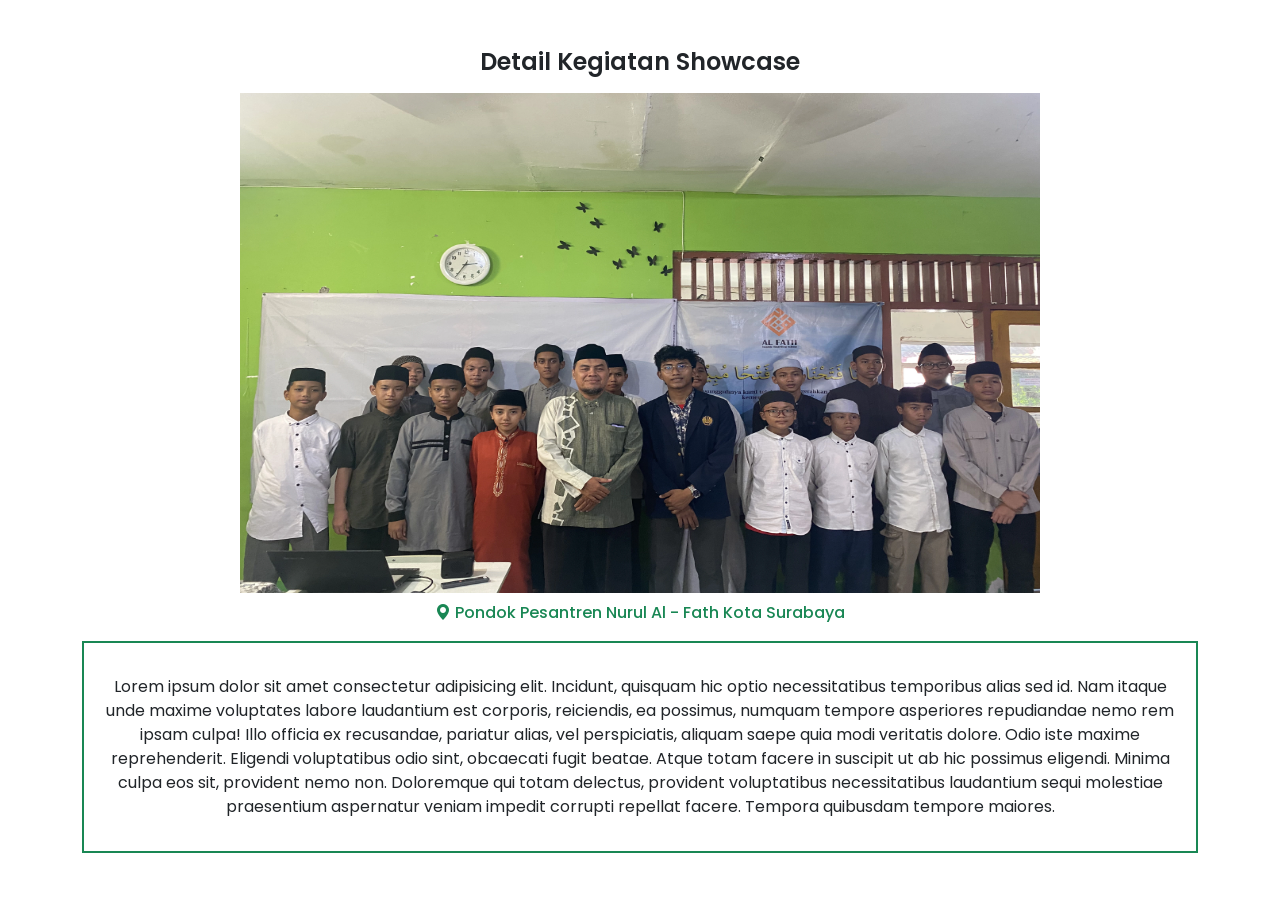
<file: detail-kegiatan.html>
<!DOCTYPE html>
<html lang="en">

<head>
    <meta charset="UTF-8">
    <meta name="viewport" content="width=device-width, initial-scale=1.0">
    <title>Detail Kegiatan</title>
    <link rel="icon" href="assets/logo-thullabunnesia.png">
    <link href="https://cdn.jsdelivr.net/npm/bootstrap@5.3.8/dist/css/bootstrap.min.css" rel="stylesheet"
        integrity="sha384-sRIl4kxILFvY47J16cr9ZwB07vP4J8+LH7qKQnuqkuIAvNWLzeN8tE5YBujZqJLB" crossorigin="anonymous">
    <link rel="stylesheet" href="https://cdn.jsdelivr.net/npm/bootstrap-icons@1.11.3/font/bootstrap-icons.min.css">
    <link href="https://cdnjs.cloudflare.com/ajax/libs/font-awesome/6.5.0/css/all.min.css" rel="stylesheet">
    <link rel="stylesheet" href="style.css">
    <link rel="preconnect" href="https://fonts.googleapis.com">
    <link rel="preconnect" href="https://fonts.gstatic.com" crossorigin>
    <link
        href="https://fonts.googleapis.com/css2?family=Poppins:ital,wght@0,100;0,200;0,300;0,400;0,500;0,600;0,700;0,800;0,900;1,100;1,200;1,300;1,400;1,500;1,600;1,700;1,800;1,900&display=swap"
        rel="stylesheet">
    <style>
        body {
            font-family: 'Poppins', sans-serif;
        }
    </style>
</head>

<body>
    <header class="header py-5">
        <div class="container text-center">
            <div class="col mb-3">
                <h5>Detail Kegiatan Showcase</h5>
            </div>
            <div class="col">
                <img src="assets/showcase-mitra-ponpes1.webp" alt="Showcase Mitra 1" width="800" height="500">
                <p class="text-success fw-medium mt-2">
                    <i class="bi bi-geo-alt-fill fa-1x"></i>
                    Pondok Pesantren Nurul Al - Fath Kota Surabaya
                </p>
            </div>
            <div class="col border border-2 border-success text-center p-3">
                <div class="deskripsi">
                    <p class="mt-3">Lorem ipsum dolor sit amet consectetur adipisicing elit. Incidunt, quisquam hic
                        optio necessitatibus temporibus alias sed id. Nam itaque unde maxime voluptates labore
                        laudantium est corporis, reiciendis, ea possimus, numquam tempore asperiores repudiandae nemo
                        rem ipsam culpa! Illo officia ex recusandae, pariatur alias, vel perspiciatis, aliquam saepe
                        quia modi veritatis dolore. Odio iste maxime reprehenderit. Eligendi voluptatibus odio sint,
                        obcaecati fugit beatae. Atque totam facere in suscipit ut ab hic possimus eligendi. Minima culpa
                        eos sit, provident nemo non. Doloremque qui totam delectus, provident voluptatibus
                        necessitatibus laudantium sequi molestiae praesentium aspernatur veniam impedit corrupti
                        repellat facere. Tempora quibusdam tempore maiores.</p>
                </div>
            </div>
        </div>
    </header>
</body>

</html>
</file>
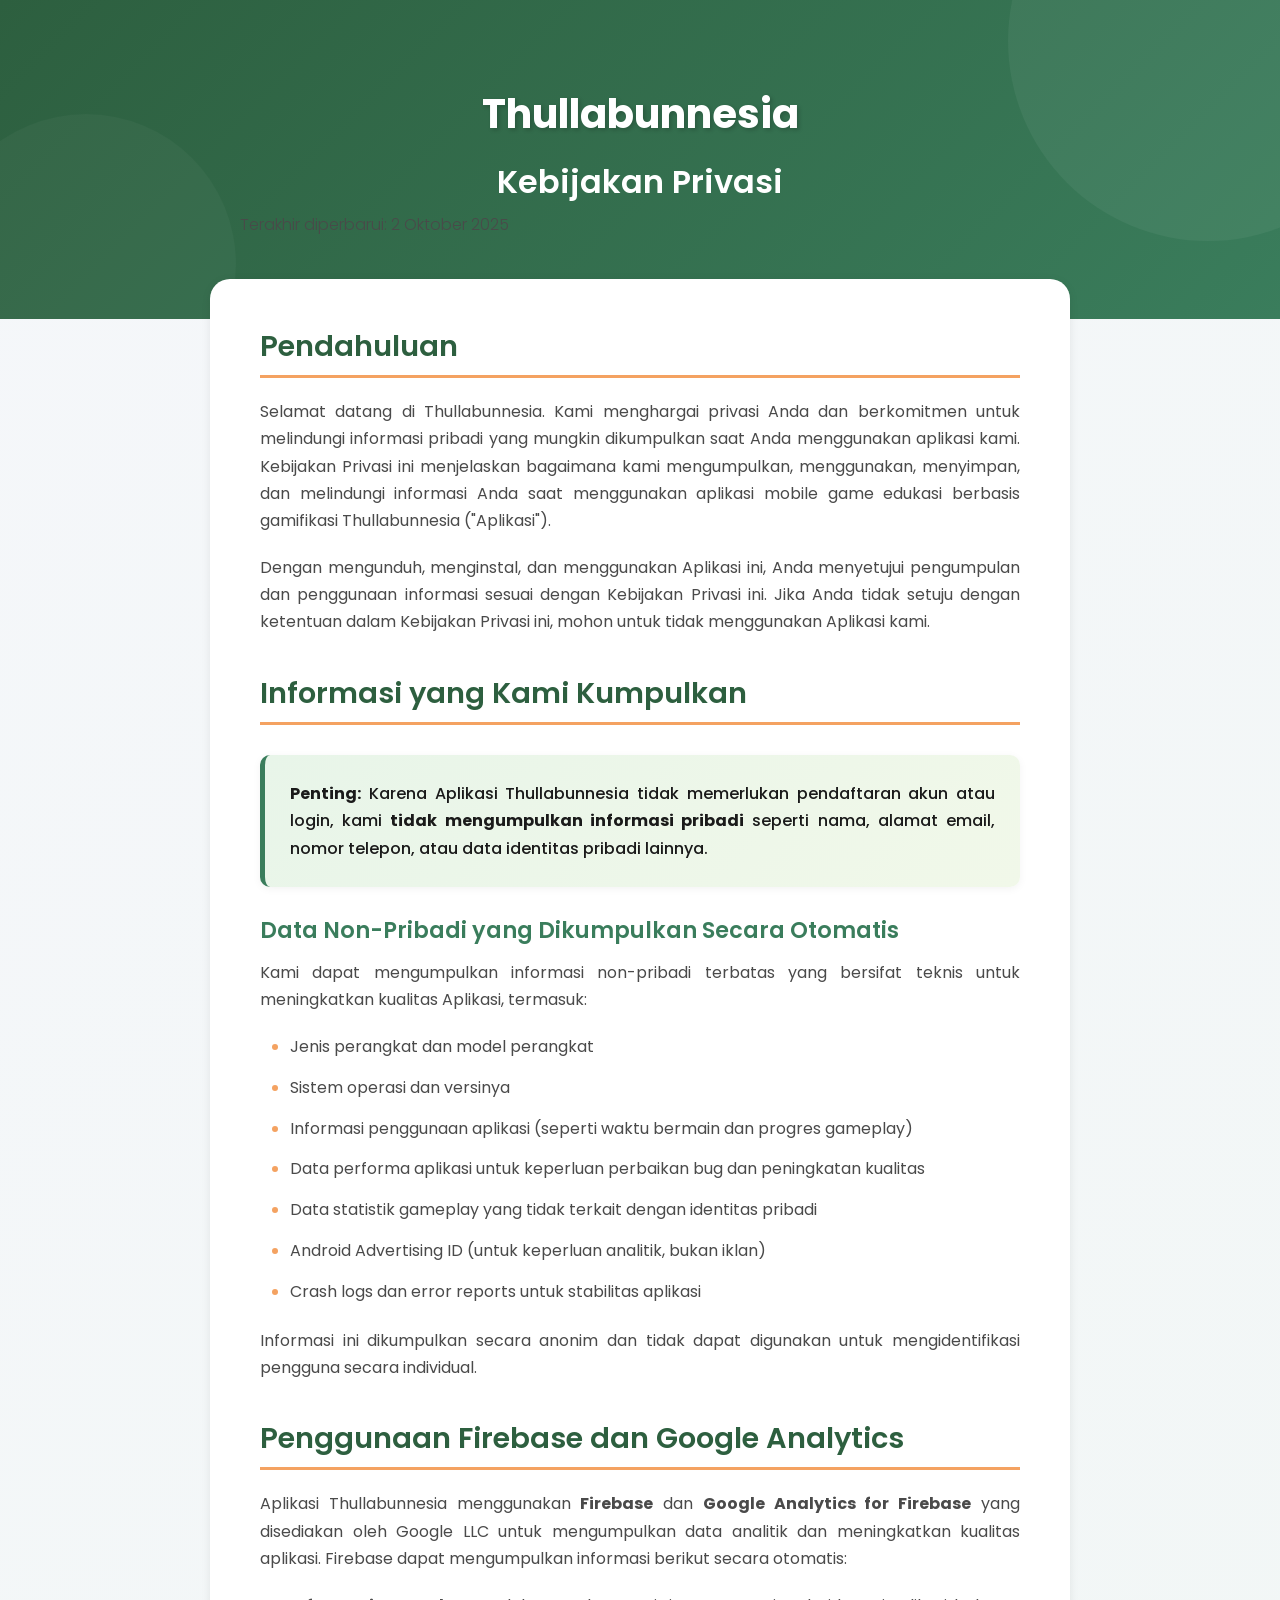
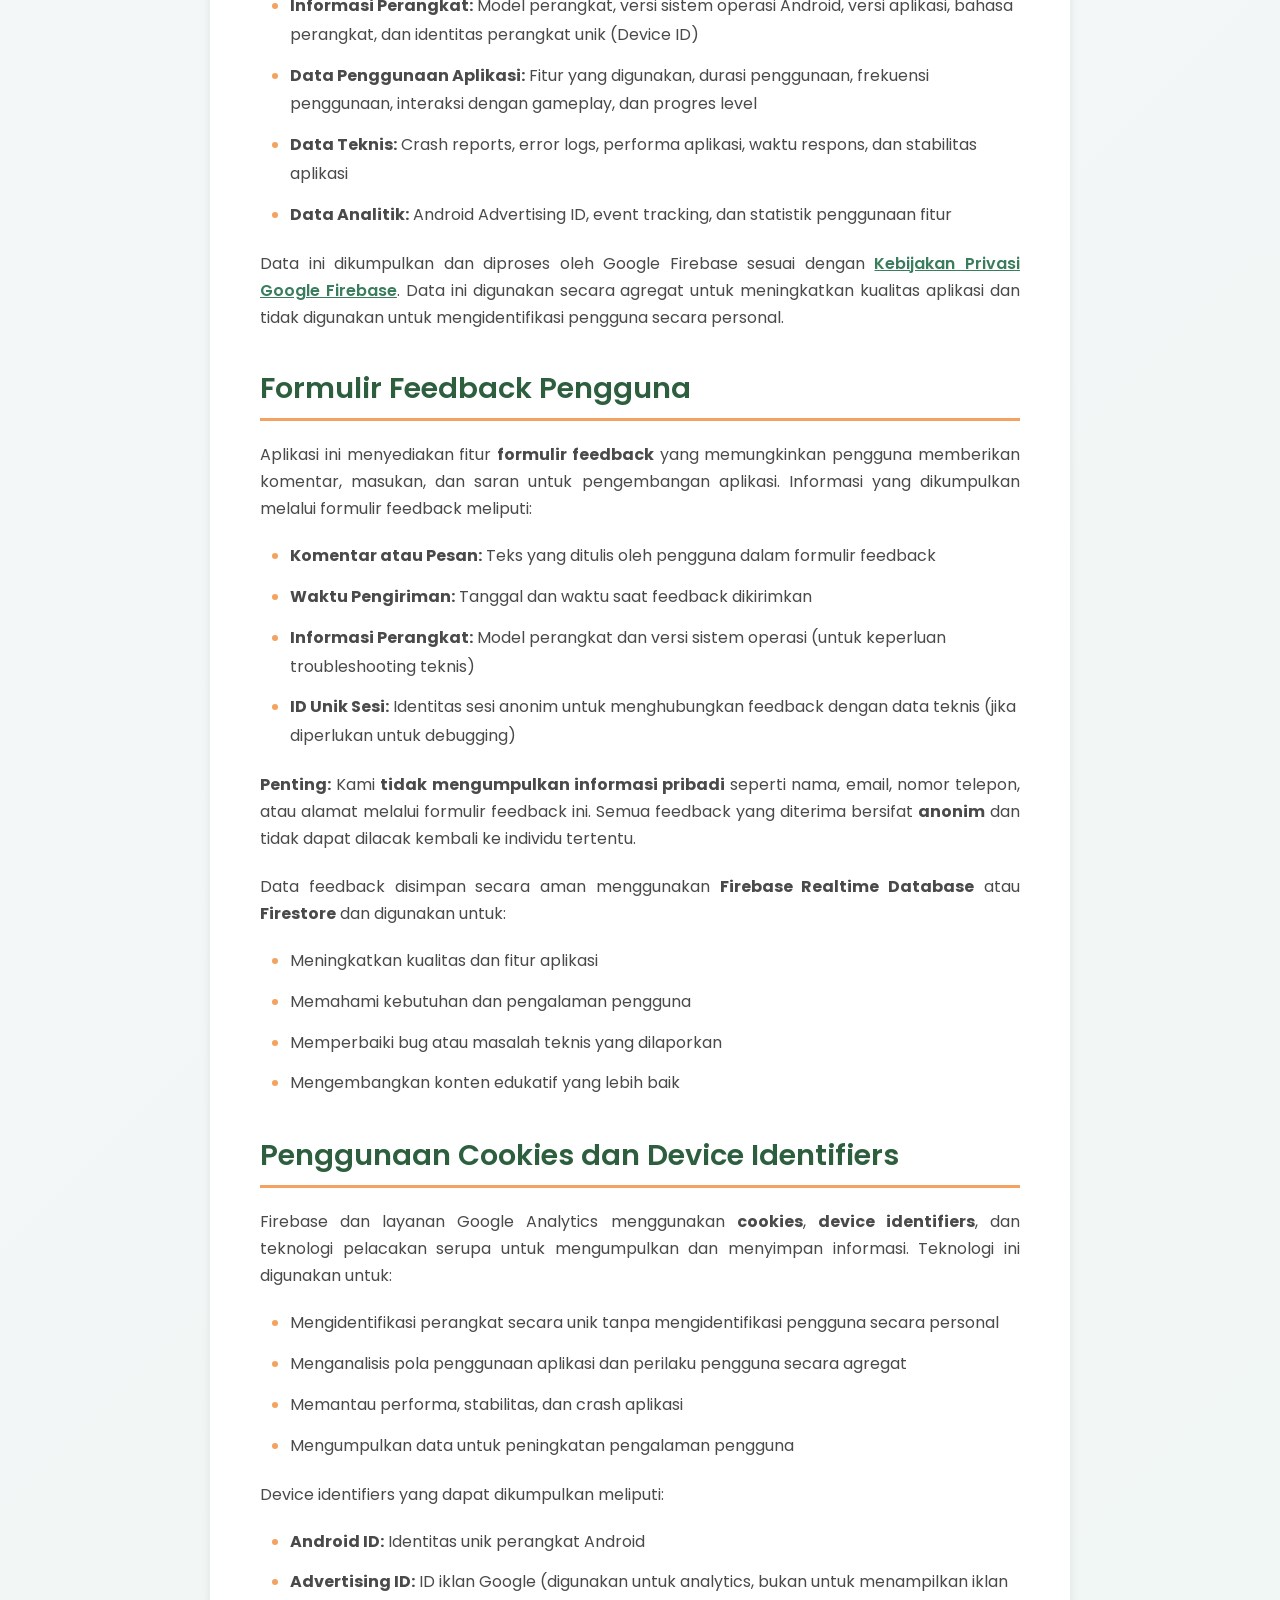
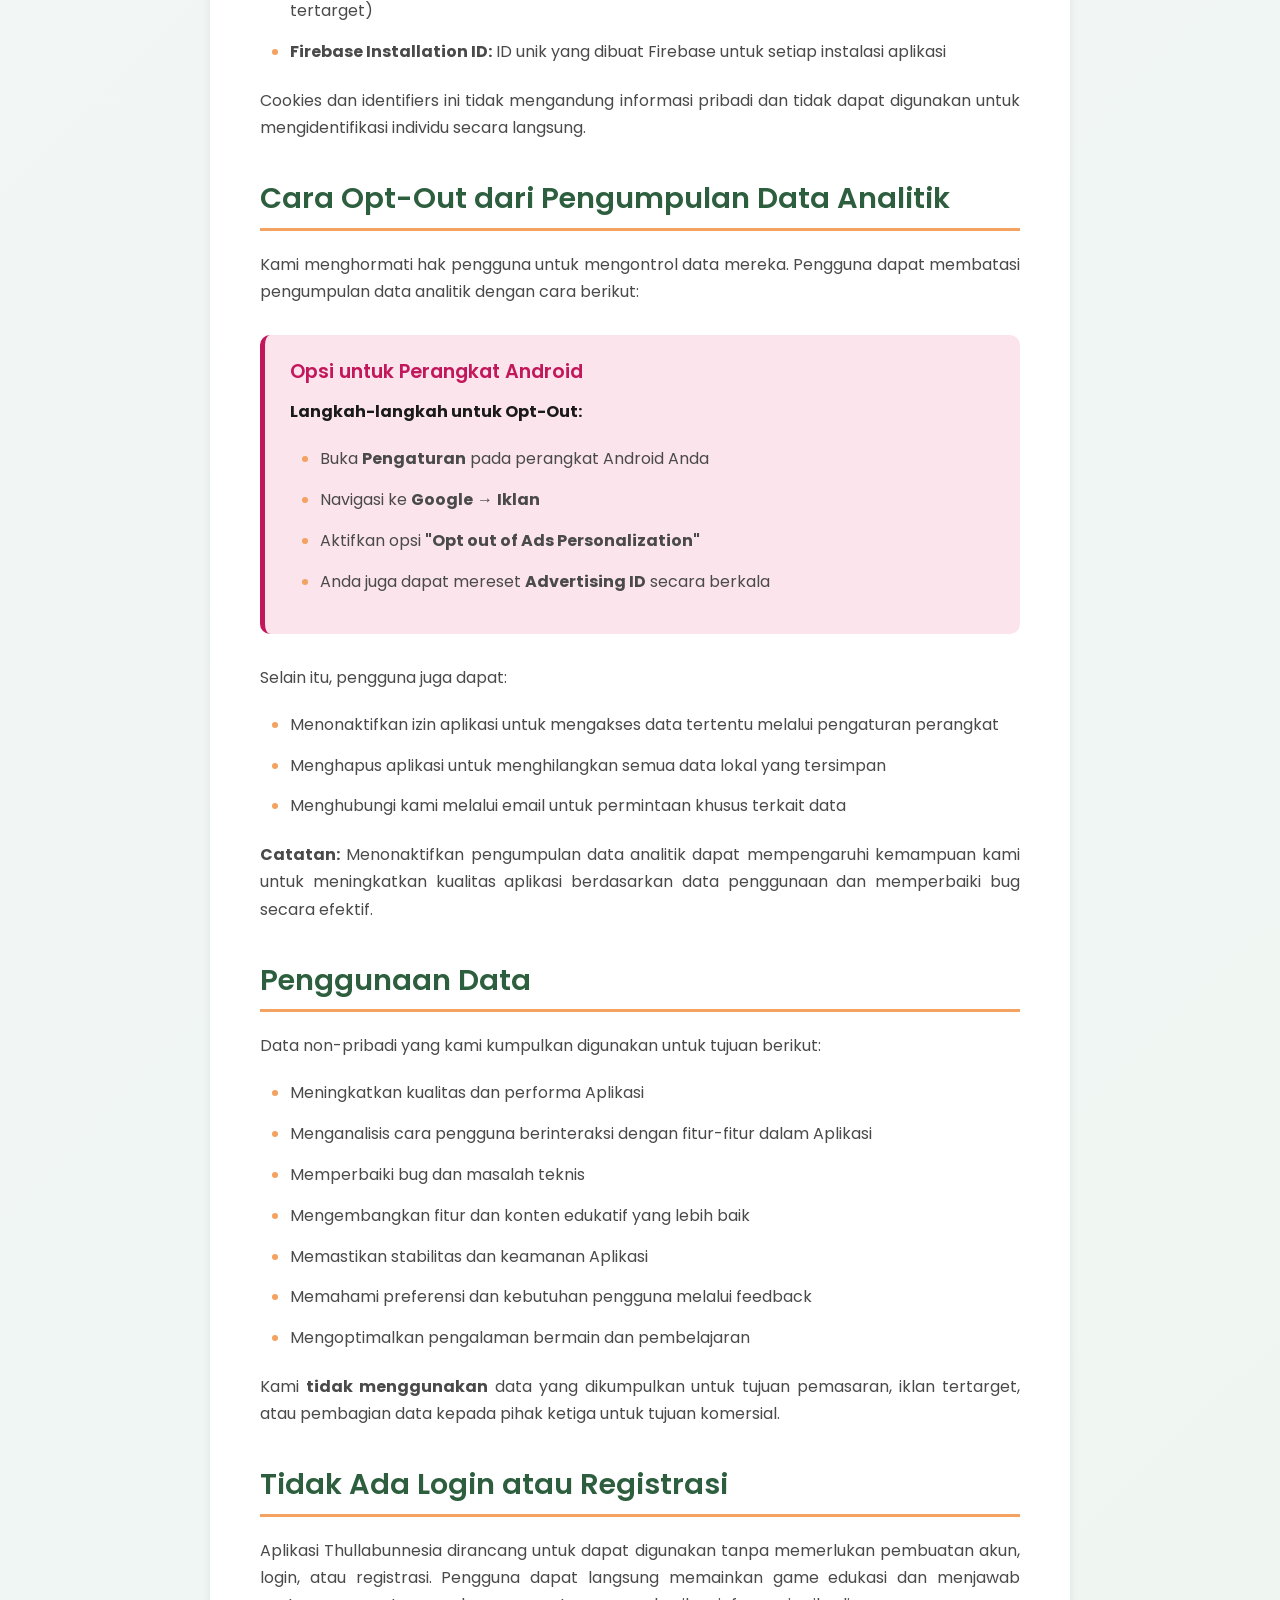
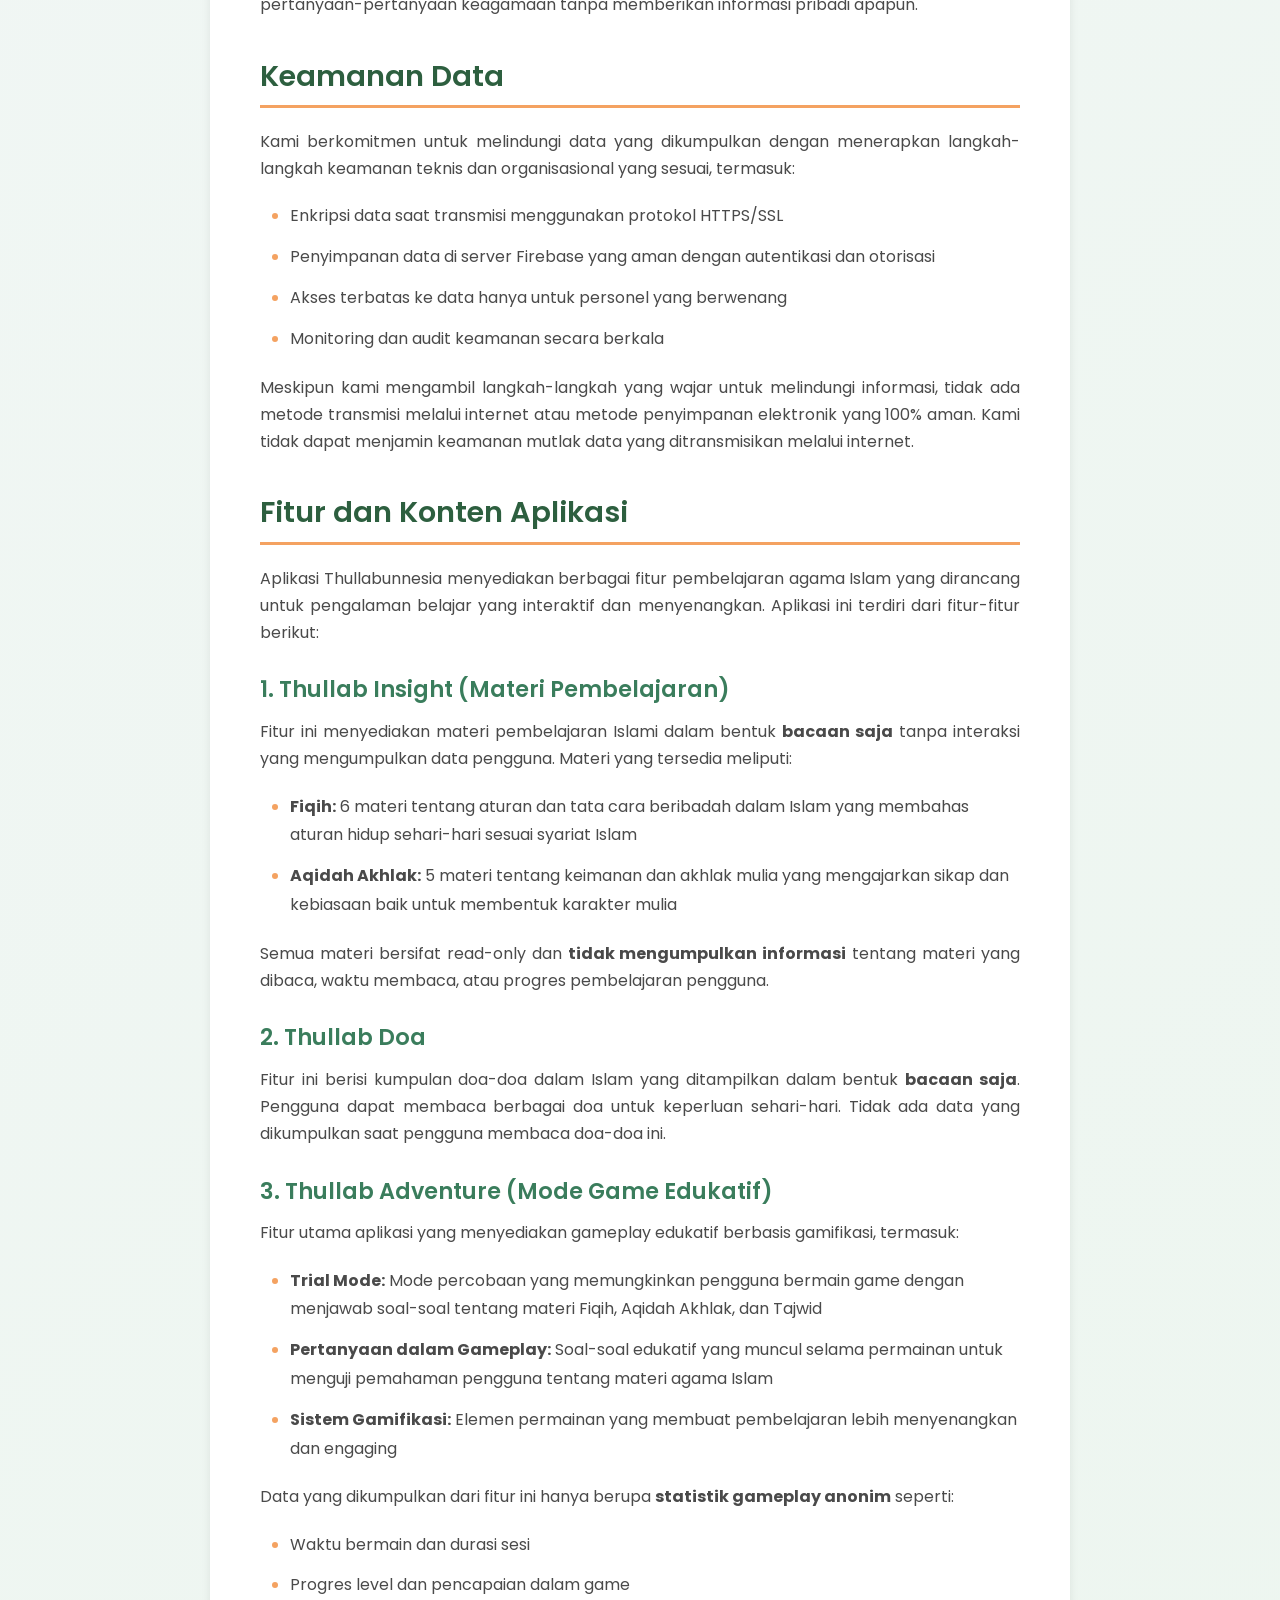
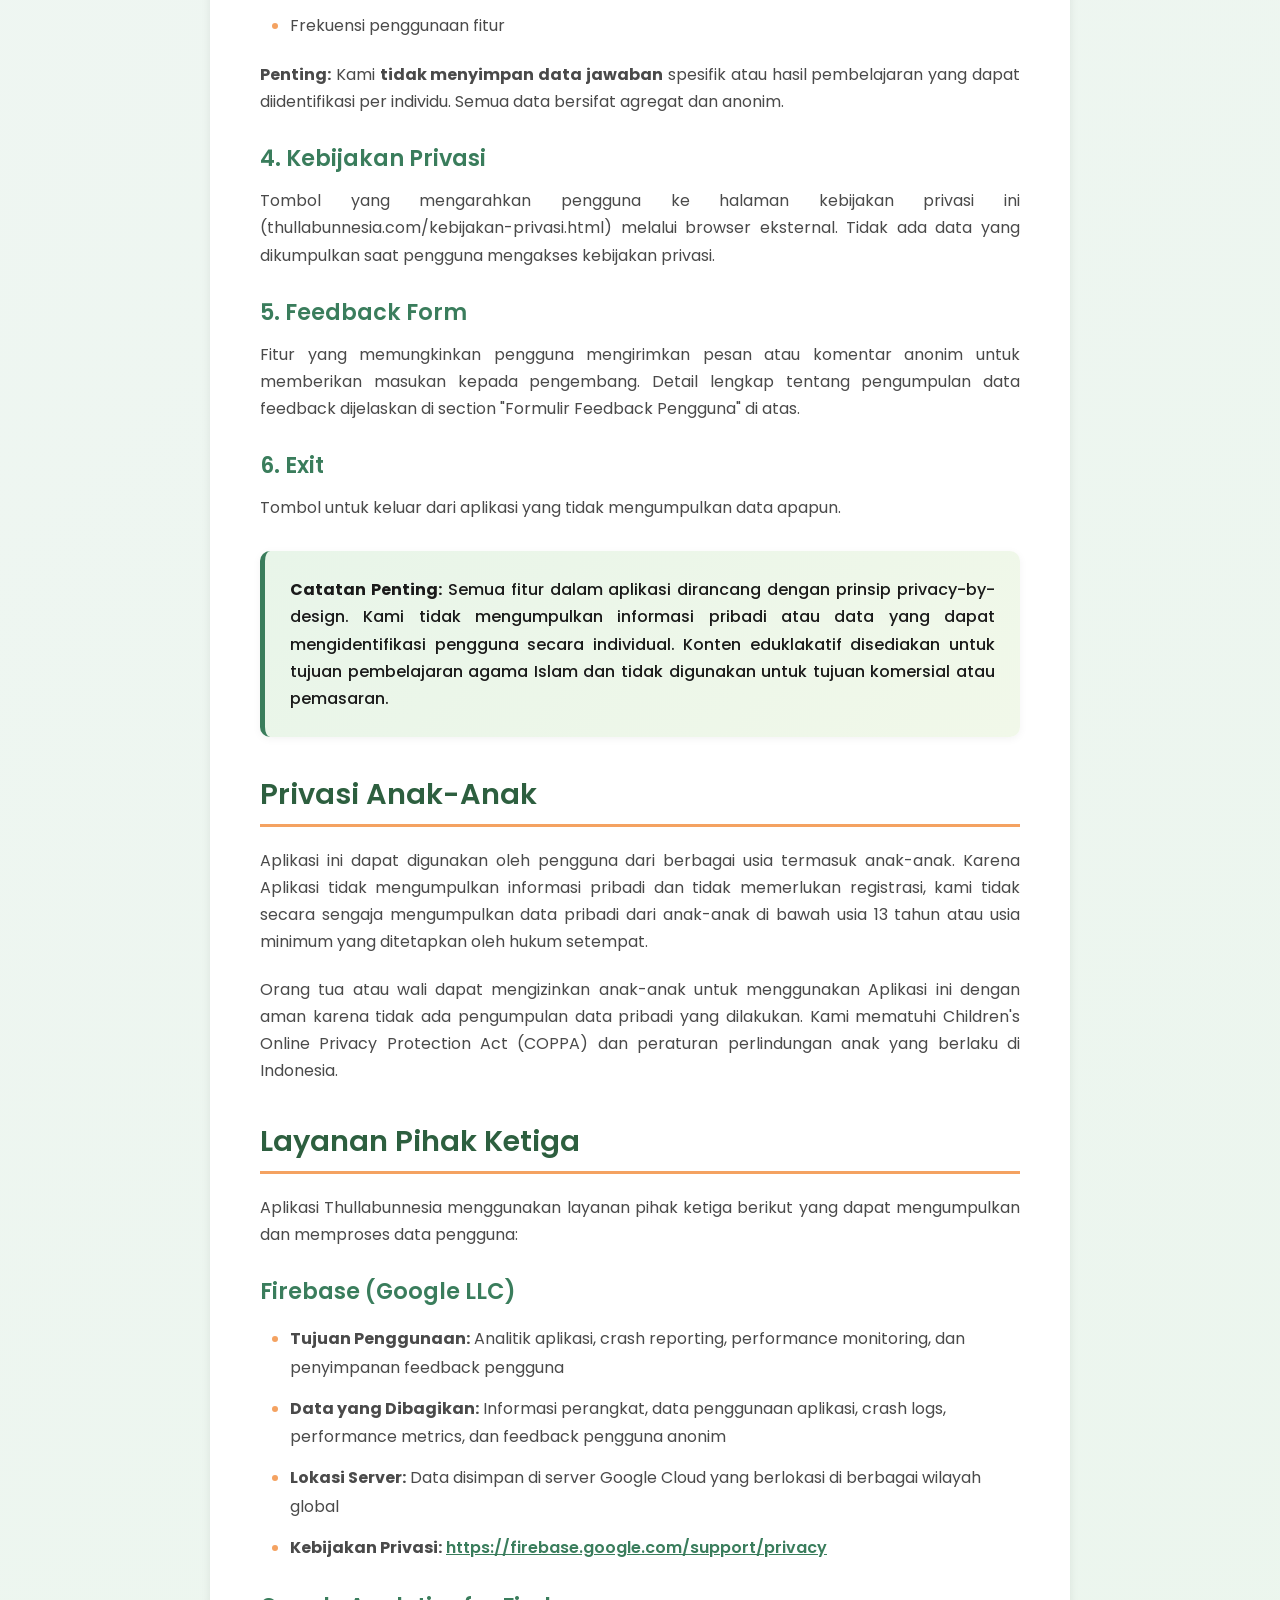
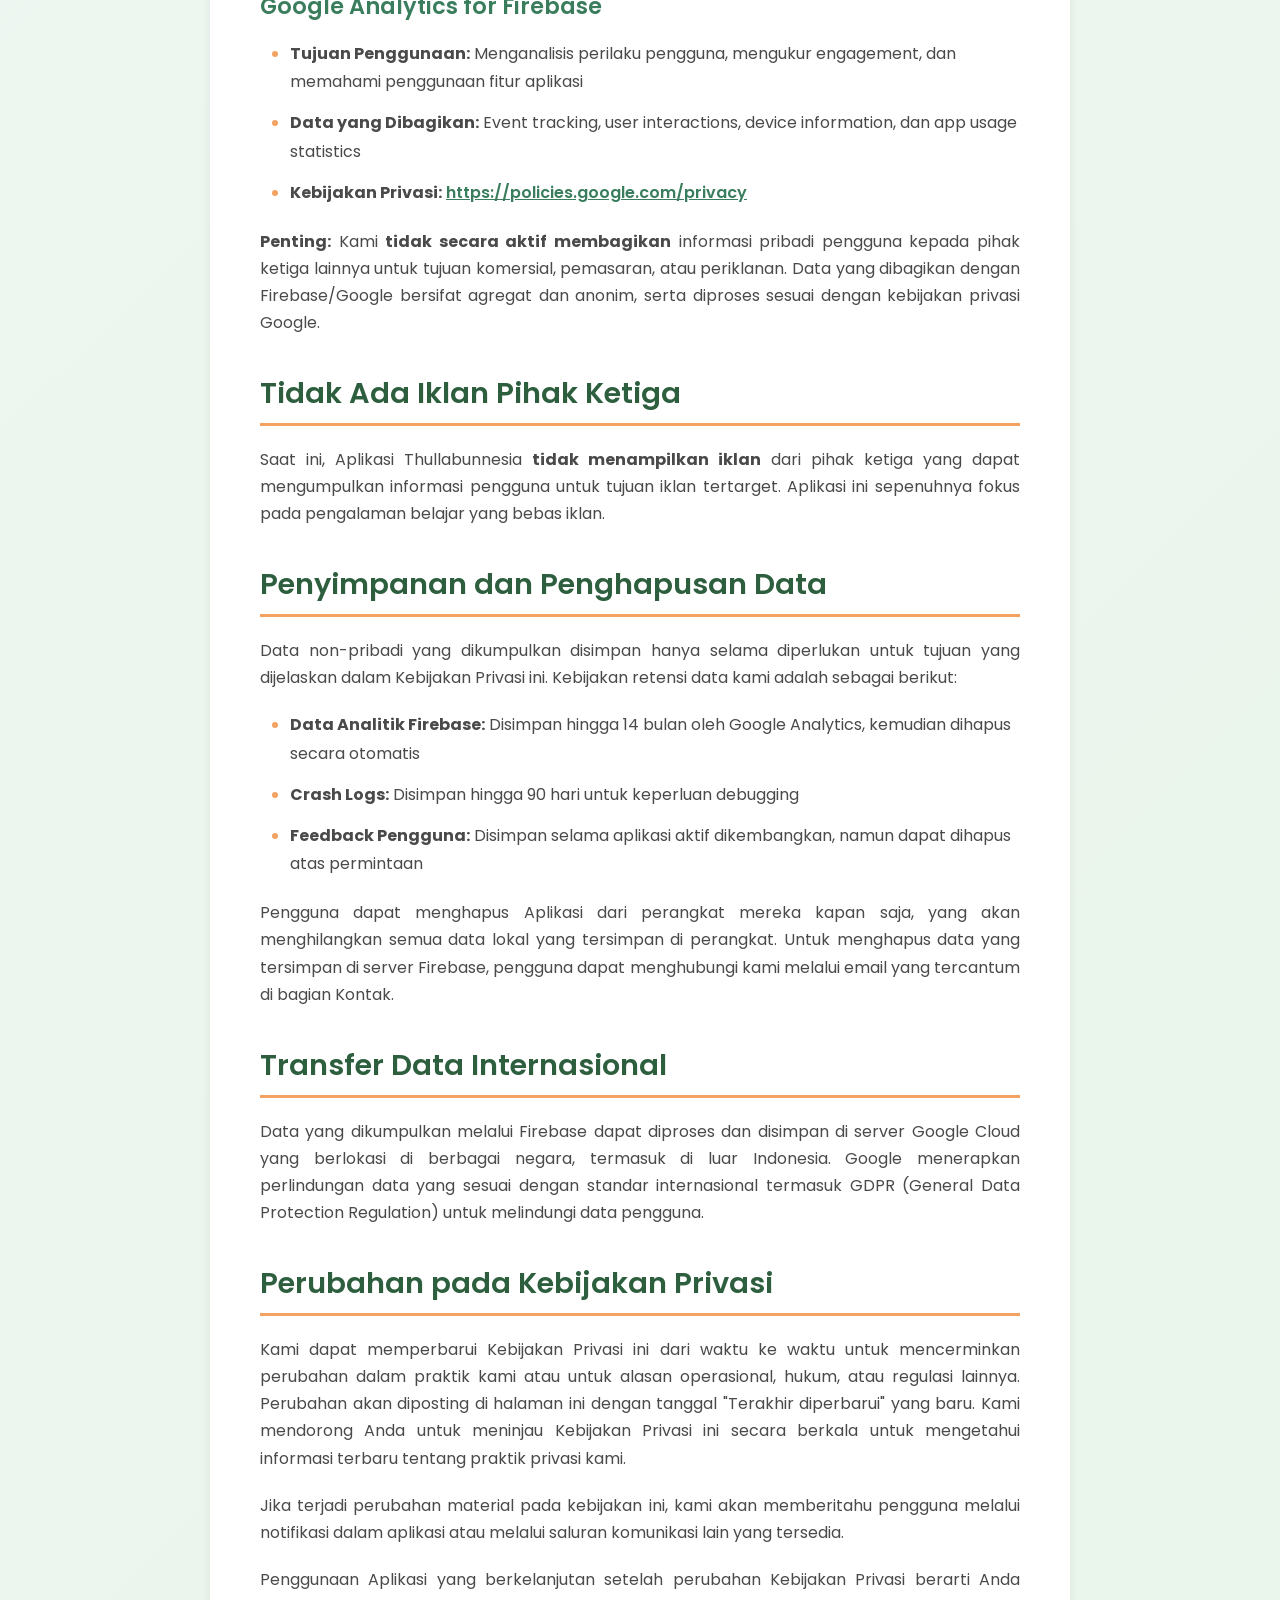
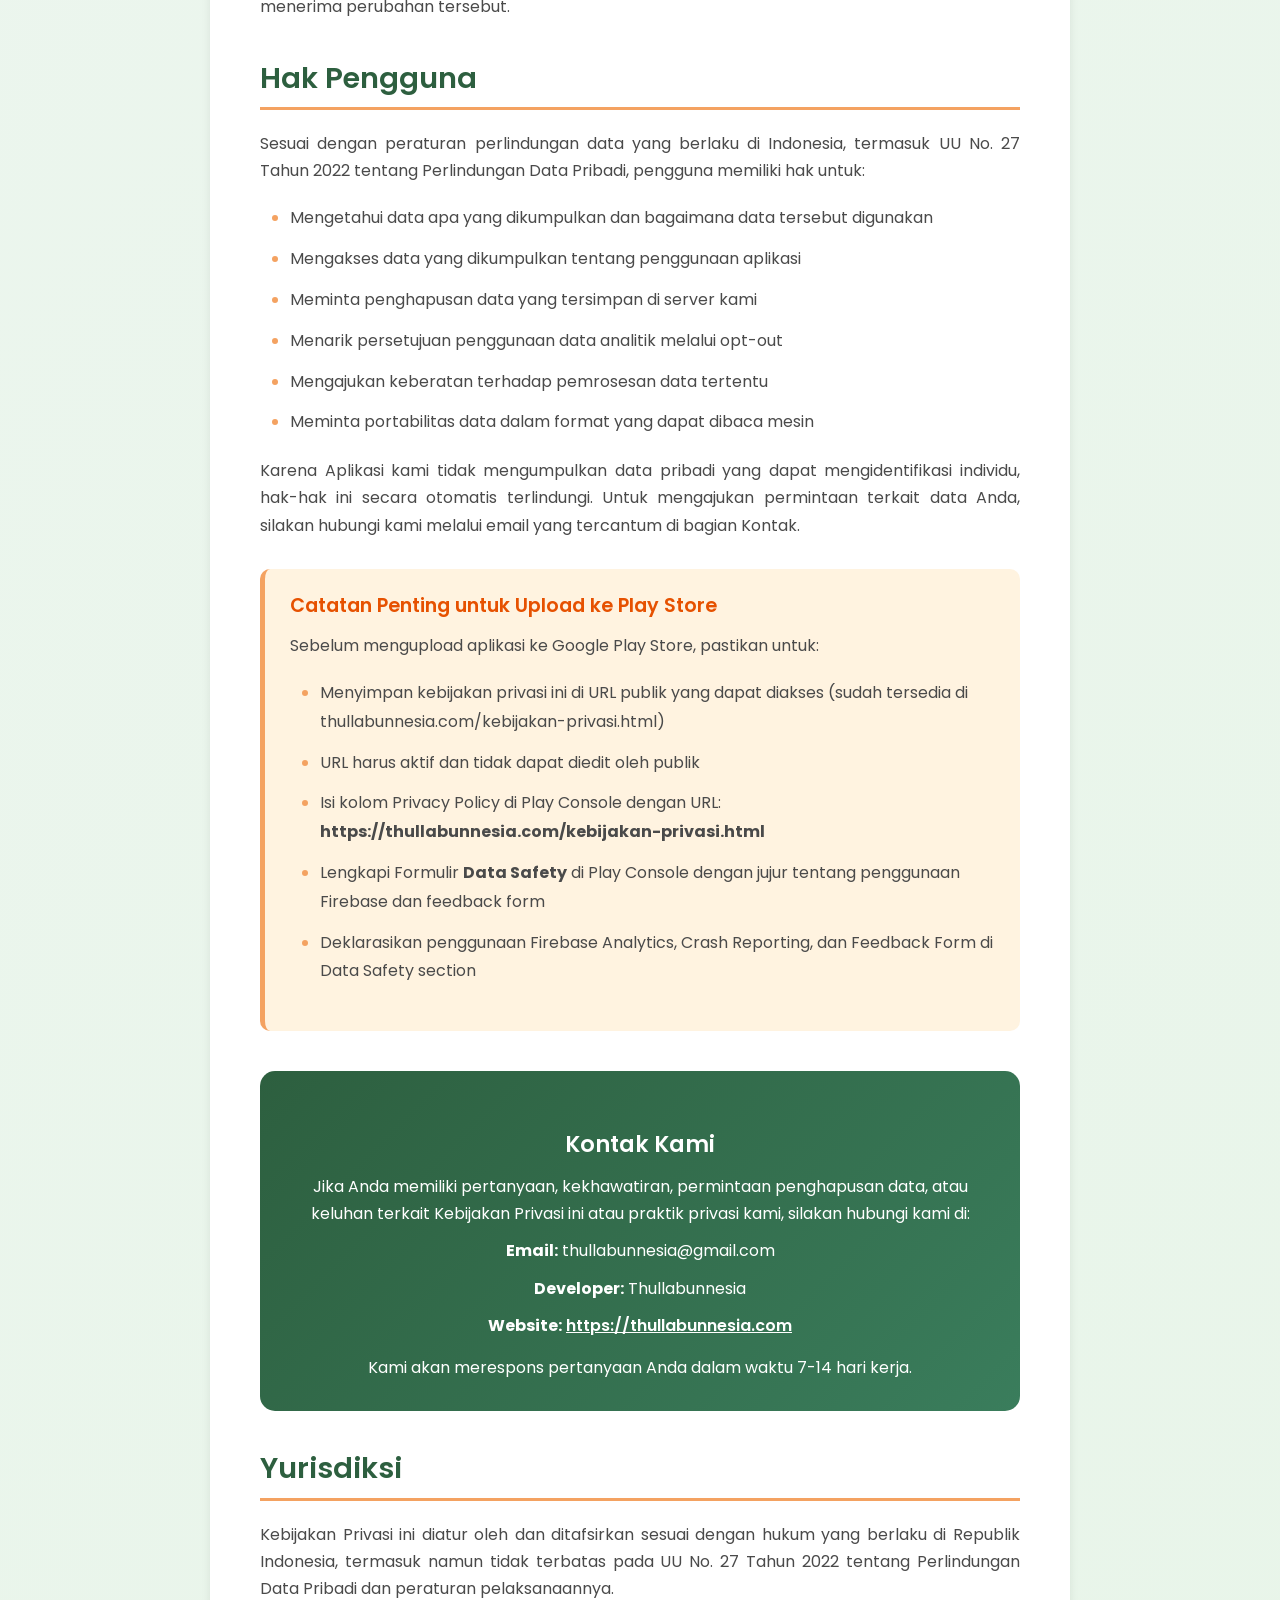
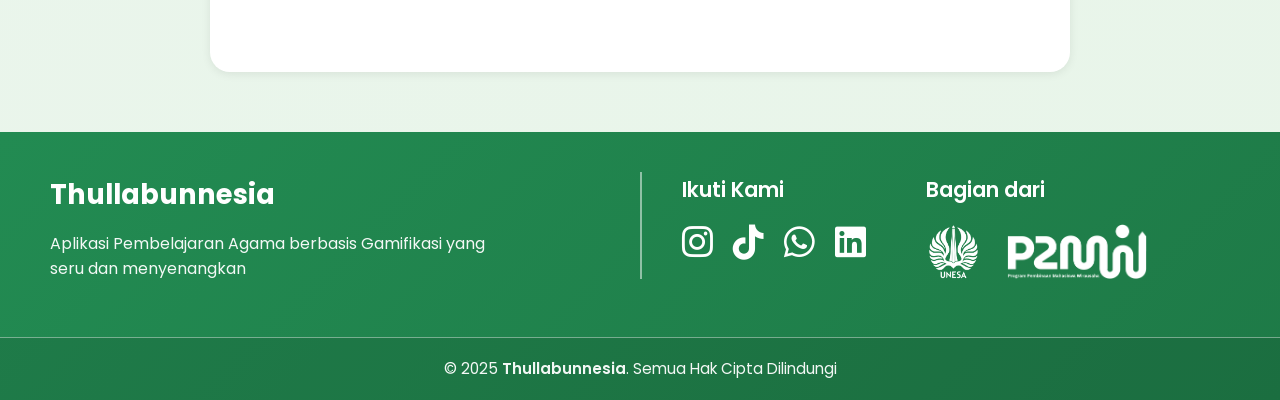
<file: kebijakan-privasi.html>
<!DOCTYPE html>
<html lang="id">

<head>
    <meta charset="UTF-8">
    <meta name="viewport" content="width=device-width, initial-scale=1.0">
    <meta name="description" content="Kebijakan Privasi Thullabunnesia - Aplikasi Game Mobile Edukasi Islami">
    <title>Kebijakan Privasi - Thullabunnesia</title>
    <link rel="preconnect" href="https://fonts.googleapis.com">
    <link rel="preconnect" href="https://fonts.gstatic.com" crossorigin>
    <link href="https://fonts.googleapis.com/css2?family=Poppins:wght@300;400;500;600;700&display=swap"
        rel="stylesheet">
    <!-- Bootstrap CSS -->
    <link href="https://cdn.jsdelivr.net/npm/bootstrap@5.3.2/dist/css/bootstrap.min.css" rel="stylesheet">
    <!-- Font Awesome -->
    <link rel="stylesheet" href="https://cdnjs.cloudflare.com/ajax/libs/font-awesome/6.5.1/css/all.min.css">

    <style>
        * {
            margin: 0;
            padding: 0;
            box-sizing: border-box;
        }

        :root {
            --primary-color: #2D5F3F;
            --secondary-color: #3A7D5C;
            --accent-color: #F4A261;
            --text-dark: #1A1A1A;
            --text-light: #4A4A4A;
            --text-muted: #666666;
            --bg-light: #F8F9FA;
            --bg-white: #FFFFFF;
            --border-color: #E0E0E0;
            --shadow: 0 2px 10px rgba(0, 0, 0, 0.08);
            --shadow-hover: 0 4px 20px rgba(0, 0, 0, 0.12);
        }

        body {
            font-family: 'Poppins', sans-serif;
            color: var(--text-dark);
            background: linear-gradient(135deg, #f5f7fa 0%, #e8f5e9 100%);
            line-height: 1.7;
            overflow-x: hidden;
        }

        /* Header Styling */
        .header {
            background: linear-gradient(135deg, var(--primary-color) 0%, var(--secondary-color) 100%);
            color: var(--bg-white);
            padding: 80px 20px 60px;
            text-align: center;
            position: relative;
            overflow: hidden;
        }

        .header::before {
            content: '';
            position: absolute;
            top: -50%;
            right: -10%;
            width: 400px;
            height: 400px;
            background: rgba(255, 255, 255, 0.05);
            border-radius: 50%;
        }

        .header::after {
            content: '';
            position: absolute;
            bottom: -30%;
            left: -5%;
            width: 300px;
            height: 300px;
            background: rgba(255, 255, 255, 0.03);
            border-radius: 50%;
        }

        .header-content {
            max-width: 800px;
            margin: 0 auto;
            position: relative;
            z-index: 1;
        }

        .logo {
            font-size: 2.5em;
            font-weight: 700;
            margin-bottom: 15px;
            text-shadow: 2px 2px 4px rgba(0, 0, 0, 0.2);
        }

        .header h1 {
            font-size: 2em;
            font-weight: 600;
            margin-bottom: 10px;
        }

        .header p {
            font-size: 1em;
            opacity: 0.95;
            font-weight: 300;
        }

        /* Container */
        .container {
            max-width: 900px;
            margin: -40px auto 60px;
            padding: 0 20px;
            position: relative;
            z-index: 2;
        }

        .privacy-card {
            background: var(--bg-white);
            border-radius: 20px;
            padding: 50px;
            box-shadow: var(--shadow);
            transition: box-shadow 0.3s ease;
        }

        .privacy-card:hover {
            box-shadow: var(--shadow-hover);
        }

        /* Typography */
        h2 {
            color: var(--primary-color);
            font-size: 1.8em;
            font-weight: 600;
            margin: 40px 0 20px;
            padding-bottom: 12px;
            border-bottom: 3px solid var(--accent-color);
            position: relative;
        }

        h2:first-of-type {
            margin-top: 0;
        }

        h3 {
            color: var(--secondary-color);
            font-size: 1.4em;
            font-weight: 600;
            margin: 30px 0 15px;
        }

        p {
            margin-bottom: 20px;
            color: var(--text-light);
            text-align: justify;
        }

        /* Lists */
        ul {
            margin: 20px 0;
            padding-left: 30px;
        }

        ul li {
            margin-bottom: 12px;
            color: var(--text-light);
            line-height: 1.8;
            position: relative;
        }

        ul li::marker {
            color: var(--accent-color);
        }

        /* Highlight Box */
        .highlight-box {
            background: linear-gradient(135deg, #e8f5e9 0%, #f1f8e9 100%);
            border-left: 5px solid var(--secondary-color);
            padding: 25px;
            margin: 30px 0;
            border-radius: 10px;
            box-shadow: 0 2px 8px rgba(0, 0, 0, 0.05);
        }

        .highlight-box p {
            margin-bottom: 0;
            color: var(--text-dark);
            font-weight: 500;
        }

        /* Info Box */
        .info-box {
            background: #fff3e0;
            border-left: 5px solid var(--accent-color);
            padding: 25px;
            margin: 30px 0;
            border-radius: 10px;
        }

        .info-box h3 {
            color: #e65100;
            margin-top: 0;
            font-size: 1.2em;
        }

        /* Warning Box - New */
        .warning-box {
            background: #fce4ec;
            border-left: 5px solid #c2185b;
            padding: 25px;
            margin: 30px 0;
            border-radius: 10px;
        }

        .warning-box h3 {
            color: #c2185b;
            margin-top: 0;
            font-size: 1.2em;
        }

        .warning-box p {
            color: var(--text-dark);
        }

        /* Contact Section */
        .contact-section {
            background: linear-gradient(135deg, var(--primary-color) 0%, var(--secondary-color) 100%);
            color: var(--bg-white);
            padding: 30px;
            border-radius: 15px;
            margin: 40px 0;
            text-align: center;
        }

        .contact-section h3 {
            color: var(--bg-white);
            margin-bottom: 15px;
        }

        .contact-section p {
            color: var(--bg-white);
            margin-bottom: 10px;
            text-align: center;
        }

        /* Responsive Design */
        @media (max-width: 768px) {
            .header {
                padding: 60px 20px 40px;
            }

            .logo {
                font-size: 2em;
            }

            .header h1 {
                font-size: 1.5em;
            }

            .privacy-card {
                padding: 30px 25px;
            }

            h2 {
                font-size: 1.5em;
            }

            h3 {
                font-size: 1.2em;
            }

            .container {
                margin: -30px auto 40px;
            }
        }

        @media (max-width: 480px) {
            .logo {
                font-size: 1.8em;
            }

            .header h1 {
                font-size: 1.3em;
            }

            .privacy-card {
                padding: 25px 20px;
                border-radius: 15px;
            }

            h2 {
                font-size: 1.3em;
            }

            h3 {
                font-size: 1.1em;
            }
        }

        /* Scroll Animation */
        .fade-in {
            opacity: 0;
            transform: translateY(20px);
            animation: fadeInUp 0.6s ease forwards;
        }

        @keyframes fadeInUp {
            to {
                opacity: 1;
                transform: translateY(0);
            }
        }

        /* Print Styles */
        @media print {
            body {
                background: white;
            }

            .header {
                background: var(--primary-color);
                -webkit-print-color-adjust: exact;
                print-color-adjust: exact;
            }

            .privacy-card {
                box-shadow: none;
            }
        }

        /* Footer - Updated to match Thullabunnesia style */
        .footer {
            background: linear-gradient(135deg, #228B52 0%, #1e7a47 100%);
            color: var(--bg-white);
            padding: 0;
            margin-top: 60px;
            width: 100%;
        }

        .footer .container-fluid {
            padding: 0;
            margin: 0;
            max-width: 100%;
        }

        .footer-content-wrapper {
            padding: 40px 50px 30px;
        }

        .footer-left {
            padding-right: 30px;
        }

        .footer-title {
            font-size: 1.7rem;
            font-weight: 700;
            margin-bottom: 12px;
            color: white;
        }

        .footer-description {
            max-width: 470px;
            font-size: 1rem;
            line-height: 1.6;
            color: white;
            opacity: 0.95;
            text-align: left;
        }

        .footer-right {
            border-left: 2px solid rgba(255, 255, 255, 0.5);
            padding-left: 40px;
        }

        .footer-section-title {
            font-size: 1.3rem;
            font-weight: 600;
            margin-bottom: 15px;
            color: white;
        }

        .footer-social-links {
            display: flex;
            gap: 20px;
            align-items: center;
        }

        .footer-social-link {
            color: white;
            transition: transform 0.3s ease, opacity 0.3s ease;
            display: inline-block;
            text-decoration: none;
        }

        .footer-social-link:hover {
            transform: scale(1.15);
            opacity: 0.85;
            color: white;
        }

        .footer-social-link i {
            font-size: 2.2rem;
        }

        .footer-logo-container {
            display: flex;
            gap: 25px;
            align-items: center;
        }

        .footer-logo-img {
            height: 55px;
            width: auto;
            object-fit: contain;
            transition: transform 0.3s ease;
            filter: brightness(0) invert(1);
        }

        .footer-logo-img:hover {
            transform: scale(1.08);
        }

        .footer-copyright {
            border-top: 1px solid rgba(255, 255, 255, 0.4);
            padding: 18px 0;
            text-align: center;
            margin-top: 25px;
            background: rgba(0, 0, 0, 0.1);
        }

        .footer-copyright p {
            margin: 0;
            font-size: 0.95rem;
            color: white;
            opacity: 0.95;
            text-align: center;
        }

        .footer-copyright a {
            color: white;
            text-decoration: none;
            font-weight: 600;
            transition: opacity 0.3s ease;
        }

        .footer-copyright a:hover {
            opacity: 0.75;
            text-decoration: underline;
        }

        /* Responsive Footer Design */
        @media (max-width: 991px) {
            .footer-content-wrapper {
                padding: 35px 30px 25px;
            }

            .footer-left {
                padding-left: 0;
                padding-right: 0;
                text-align: center;
                padding-bottom: 25px;
                margin-bottom: 25px;
                border-bottom: 1px solid rgba(255, 255, 255, 0.3);
            }

            .footer-description {
                margin: 0 auto;
                text-align: center;
            }

            .footer-right {
                border-left: none;
                padding-left: 0;
                padding-top: 0;
            }

            .footer-social-links {
                justify-content: center;
            }

            .footer-logo-container {
                justify-content: center;
                margin-left: 0;
            }
        }

        @media (max-width: 768px) {
            .footer-content-wrapper {
                padding: 30px 25px 20px;
            }

            .footer-title {
                font-size: 1.4rem;
            }

            .footer-section-title {
                font-size: 1.15rem;
            }

            .footer-social-link i {
                font-size: 2rem;
            }

            .footer-logo-img {
                height: 48px;
            }

            .footer-copyright p {
                font-size: 0.88rem;
            }
        }

        @media (max-width: 480px) {
            .footer-content-wrapper {
                padding: 25px 20px 20px;
            }

            .footer-title {
                font-size: 1.25rem;
            }

            .footer-description {
                font-size: 0.92rem;
            }

            .footer-section-title {
                font-size: 1.05rem;
                margin-bottom: 12px;
            }

            .footer-social-links {
                gap: 18px;
            }

            .footer-social-link i {
                font-size: 1.8rem;
            }

            .footer-logo-img {
                height: 42px;
            }

            .footer-logo-container {
                gap: 18px;
            }

            .footer-copyright {
                padding: 15px 10px;
            }

            .footer-copyright p {
                font-size: 0.85rem;
            }
        }
    </style>
</head>

<body>
    <!-- Header -->
    <header class="header">
        <div class="header-content">
            <div class="logo">Thullabunnesia</div>
            <h1>Kebijakan Privasi</h1>
            <p>Terakhir diperbarui: 2 Oktober 2025</p>
        </div>
    </header>

    <!-- Main Content -->
    <div class="container">
        <div class="privacy-card fade-in">

            <h2>Pendahuluan</h2>
            <p>Selamat datang di Thullabunnesia. Kami menghargai privasi Anda dan berkomitmen untuk melindungi informasi
                pribadi yang mungkin dikumpulkan saat Anda menggunakan aplikasi kami. Kebijakan Privasi ini menjelaskan
                bagaimana kami mengumpulkan, menggunakan, menyimpan, dan melindungi informasi Anda saat menggunakan
                aplikasi mobile game edukasi berbasis gamifikasi Thullabunnesia ("Aplikasi").</p>

            <p>Dengan mengunduh, menginstal, dan menggunakan Aplikasi ini, Anda menyetujui pengumpulan dan penggunaan
                informasi sesuai dengan Kebijakan Privasi ini. Jika Anda tidak setuju dengan ketentuan dalam Kebijakan
                Privasi ini, mohon untuk tidak menggunakan Aplikasi kami.</p>

            <h2>Informasi yang Kami Kumpulkan</h2>

            <div class="highlight-box">
                <p><strong>Penting:</strong> Karena Aplikasi Thullabunnesia tidak memerlukan pendaftaran akun atau
                    login, kami <strong>tidak mengumpulkan informasi pribadi</strong> seperti nama, alamat email, nomor
                    telepon, atau data identitas pribadi lainnya.</p>
            </div>

            <h3>Data Non-Pribadi yang Dikumpulkan Secara Otomatis</h3>
            <p>Kami dapat mengumpulkan informasi non-pribadi terbatas yang bersifat teknis untuk meningkatkan kualitas
                Aplikasi, termasuk:</p>
            <ul>
                <li>Jenis perangkat dan model perangkat</li>
                <li>Sistem operasi dan versinya</li>
                <li>Informasi penggunaan aplikasi (seperti waktu bermain dan progres gameplay)</li>
                <li>Data performa aplikasi untuk keperluan perbaikan bug dan peningkatan kualitas</li>
                <li>Data statistik gameplay yang tidak terkait dengan identitas pribadi</li>
                <li>Android Advertising ID (untuk keperluan analitik, bukan iklan)</li>
                <li>Crash logs dan error reports untuk stabilitas aplikasi</li>
            </ul>
            <p>Informasi ini dikumpulkan secara anonim dan tidak dapat digunakan untuk mengidentifikasi pengguna secara
                individual.</p>

            <!-- SECTION BARU 1: Firebase & Google Analytics -->
            <h2>Penggunaan Firebase dan Google Analytics</h2>
            <p>Aplikasi Thullabunnesia menggunakan <strong>Firebase</strong> dan <strong>Google Analytics for
                    Firebase</strong> yang disediakan oleh Google LLC untuk mengumpulkan data analitik dan meningkatkan
                kualitas aplikasi. Firebase dapat mengumpulkan informasi berikut secara otomatis:</p>
            <ul>
                <li><strong>Informasi Perangkat:</strong> Model perangkat, versi sistem operasi Android, versi aplikasi,
                    bahasa perangkat, dan identitas perangkat unik (Device ID)</li>
                <li><strong>Data Penggunaan Aplikasi:</strong> Fitur yang digunakan, durasi penggunaan, frekuensi
                    penggunaan, interaksi dengan gameplay, dan progres level</li>
                <li><strong>Data Teknis:</strong> Crash reports, error logs, performa aplikasi, waktu respons, dan
                    stabilitas aplikasi</li>
                <li><strong>Data Analitik:</strong> Android Advertising ID, event tracking, dan statistik penggunaan
                    fitur</li>
            </ul>
            <p>Data ini dikumpulkan dan diproses oleh Google Firebase sesuai dengan <a
                    href="https://firebase.google.com/support/privacy" target="_blank" rel="noopener"
                    style="color: var(--secondary-color); font-weight: 600;">Kebijakan Privasi Google Firebase</a>. Data
                ini digunakan secara agregat untuk meningkatkan kualitas aplikasi dan tidak digunakan untuk
                mengidentifikasi pengguna secara personal.</p>

            <!-- SECTION BARU 2: Feedback Form -->
            <h2>Formulir Feedback Pengguna</h2>
            <p>Aplikasi ini menyediakan fitur <strong>formulir feedback</strong> yang memungkinkan pengguna memberikan
                komentar, masukan, dan saran untuk pengembangan aplikasi. Informasi yang dikumpulkan melalui formulir
                feedback meliputi:</p>
            <ul>
                <li><strong>Komentar atau Pesan:</strong> Teks yang ditulis oleh pengguna dalam formulir feedback</li>
                <li><strong>Waktu Pengiriman:</strong> Tanggal dan waktu saat feedback dikirimkan</li>
                <li><strong>Informasi Perangkat:</strong> Model perangkat dan versi sistem operasi (untuk keperluan
                    troubleshooting teknis)</li>
                <li><strong>ID Unik Sesi:</strong> Identitas sesi anonim untuk menghubungkan feedback dengan data teknis
                    (jika diperlukan untuk debugging)</li>
            </ul>
            <p><strong>Penting:</strong> Kami <strong>tidak mengumpulkan informasi pribadi</strong> seperti nama, email,
                nomor telepon, atau alamat melalui formulir feedback ini. Semua feedback yang diterima bersifat
                <strong>anonim</strong> dan tidak dapat dilacak kembali ke individu tertentu.</p>
            <p>Data feedback disimpan secara aman menggunakan <strong>Firebase Realtime Database</strong> atau
                <strong>Firestore</strong> dan digunakan untuk:</p>
            <ul>
                <li>Meningkatkan kualitas dan fitur aplikasi</li>
                <li>Memahami kebutuhan dan pengalaman pengguna</li>
                <li>Memperbaiki bug atau masalah teknis yang dilaporkan</li>
                <li>Mengembangkan konten edukatif yang lebih baik</li>
            </ul>

            <!-- SECTION BARU 3: Cookies dan Device Identifiers -->
            <h2>Penggunaan Cookies dan Device Identifiers</h2>
            <p>Firebase dan layanan Google Analytics menggunakan <strong>cookies</strong>, <strong>device
                    identifiers</strong>, dan teknologi pelacakan serupa untuk mengumpulkan dan menyimpan informasi.
                Teknologi ini digunakan untuk:</p>
            <ul>
                <li>Mengidentifikasi perangkat secara unik tanpa mengidentifikasi pengguna secara personal</li>
                <li>Menganalisis pola penggunaan aplikasi dan perilaku pengguna secara agregat</li>
                <li>Memantau performa, stabilitas, dan crash aplikasi</li>
                <li>Mengumpulkan data untuk peningkatan pengalaman pengguna</li>
            </ul>
            <p>Device identifiers yang dapat dikumpulkan meliputi:</p>
            <ul>
                <li><strong>Android ID:</strong> Identitas unik perangkat Android</li>
                <li><strong>Advertising ID:</strong> ID iklan Google (digunakan untuk analytics, bukan untuk menampilkan
                    iklan tertarget)</li>
                <li><strong>Firebase Installation ID:</strong> ID unik yang dibuat Firebase untuk setiap instalasi
                    aplikasi</li>
            </ul>
            <p>Cookies dan identifiers ini tidak mengandung informasi pribadi dan tidak dapat digunakan untuk
                mengidentifikasi individu secara langsung.</p>

            <!-- SECTION BARU 4: Opt-Out Mechanism -->
            <h2>Cara Opt-Out dari Pengumpulan Data Analitik</h2>
            <p>Kami menghormati hak pengguna untuk mengontrol data mereka. Pengguna dapat membatasi pengumpulan data
                analitik dengan cara berikut:</p>

            <div class="warning-box">
                <h3>Opsi untuk Perangkat Android</h3>
                <p><strong>Langkah-langkah untuk Opt-Out:</strong></p>
                <ul style="margin-bottom: 0;">
                    <li>Buka <strong>Pengaturan</strong> pada perangkat Android Anda</li>
                    <li>Navigasi ke <strong>Google</strong> → <strong>Iklan</strong></li>
                    <li>Aktifkan opsi <strong>"Opt out of Ads Personalization"</strong></li>
                    <li>Anda juga dapat mereset <strong>Advertising ID</strong> secara berkala</li>
                </ul>
            </div>

            <p>Selain itu, pengguna juga dapat:</p>
            <ul>
                <li>Menonaktifkan izin aplikasi untuk mengakses data tertentu melalui pengaturan perangkat</li>
                <li>Menghapus aplikasi untuk menghilangkan semua data lokal yang tersimpan</li>
                <li>Menghubungi kami melalui email untuk permintaan khusus terkait data</li>
            </ul>
            <p><strong>Catatan:</strong> Menonaktifkan pengumpulan data analitik dapat mempengaruhi kemampuan kami untuk
                meningkatkan kualitas aplikasi berdasarkan data penggunaan dan memperbaiki bug secara efektif.</p>

            <h2>Penggunaan Data</h2>
            <p>Data non-pribadi yang kami kumpulkan digunakan untuk tujuan berikut:</p>
            <ul>
                <li>Meningkatkan kualitas dan performa Aplikasi</li>
                <li>Menganalisis cara pengguna berinteraksi dengan fitur-fitur dalam Aplikasi</li>
                <li>Memperbaiki bug dan masalah teknis</li>
                <li>Mengembangkan fitur dan konten edukatif yang lebih baik</li>
                <li>Memastikan stabilitas dan keamanan Aplikasi</li>
                <li>Memahami preferensi dan kebutuhan pengguna melalui feedback</li>
                <li>Mengoptimalkan pengalaman bermain dan pembelajaran</li>
            </ul>
            <p>Kami <strong>tidak menggunakan</strong> data yang dikumpulkan untuk tujuan pemasaran, iklan tertarget,
                atau pembagian data kepada pihak ketiga untuk tujuan komersial.</p>

            <h2>Tidak Ada Login atau Registrasi</h2>
            <p>Aplikasi Thullabunnesia dirancang untuk dapat digunakan tanpa memerlukan pembuatan akun, login, atau
                registrasi. Pengguna dapat langsung memainkan game edukasi dan menjawab pertanyaan-pertanyaan keagamaan
                tanpa memberikan informasi pribadi apapun.</p>

            <h2>Keamanan Data</h2>
            <p>Kami berkomitmen untuk melindungi data yang dikumpulkan dengan menerapkan langkah-langkah keamanan teknis
                dan organisasional yang sesuai, termasuk:</p>
            <ul>
                <li>Enkripsi data saat transmisi menggunakan protokol HTTPS/SSL</li>
                <li>Penyimpanan data di server Firebase yang aman dengan autentikasi dan otorisasi</li>
                <li>Akses terbatas ke data hanya untuk personel yang berwenang</li>
                <li>Monitoring dan audit keamanan secara berkala</li>
            </ul>
            <p>Meskipun kami mengambil langkah-langkah yang wajar untuk melindungi
                informasi, tidak ada metode transmisi melalui internet atau metode penyimpanan elektronik yang 100%
                aman. Kami tidak dapat menjamin keamanan mutlak data yang ditransmisikan melalui internet.</p>

            <h2>Fitur dan Konten Aplikasi</h2>
            <p>Aplikasi Thullabunnesia menyediakan berbagai fitur pembelajaran agama Islam yang dirancang untuk
                pengalaman belajar yang interaktif dan menyenangkan. Aplikasi ini terdiri dari fitur-fitur berikut:</p>

            <h3>1. Thullab Insight (Materi Pembelajaran)</h3>
            <p>Fitur ini menyediakan materi pembelajaran Islami dalam bentuk <strong>bacaan saja</strong> tanpa
                interaksi yang mengumpulkan data pengguna. Materi yang tersedia meliputi:</p>
            <ul>
                <li><strong>Fiqih:</strong> 6 materi tentang aturan dan tata cara beribadah dalam Islam yang membahas
                    aturan hidup sehari-hari sesuai syariat Islam</li>
                <li><strong>Aqidah Akhlak:</strong> 5 materi tentang keimanan dan akhlak mulia yang mengajarkan sikap
                    dan kebiasaan baik untuk membentuk karakter mulia</li>
            </ul>
            <p>Semua materi bersifat read-only dan <strong>tidak mengumpulkan informasi</strong> tentang materi yang
                dibaca, waktu membaca, atau progres pembelajaran pengguna.</p>

            <h3>2. Thullab Doa</h3>
            <p>Fitur ini berisi kumpulan doa-doa dalam Islam yang ditampilkan dalam bentuk <strong>bacaan saja</strong>.
                Pengguna dapat membaca berbagai doa untuk keperluan sehari-hari. Tidak ada data yang dikumpulkan saat
                pengguna membaca doa-doa ini.</p>

            <h3>3. Thullab Adventure (Mode Game Edukatif)</h3>
            <p>Fitur utama aplikasi yang menyediakan gameplay edukatif berbasis gamifikasi, termasuk:</p>
            <ul>
                <li><strong>Trial Mode:</strong> Mode percobaan yang memungkinkan pengguna bermain game dengan menjawab
                    soal-soal tentang materi Fiqih, Aqidah Akhlak, dan Tajwid</li>
                <li><strong>Pertanyaan dalam Gameplay:</strong> Soal-soal edukatif yang muncul selama permainan untuk
                    menguji pemahaman pengguna tentang materi agama Islam</li>
                <li><strong>Sistem Gamifikasi:</strong> Elemen permainan yang membuat pembelajaran lebih menyenangkan
                    dan engaging</li>
            </ul>
            <p>Data yang dikumpulkan dari fitur ini hanya berupa <strong>statistik gameplay anonim</strong> seperti:</p>
            <ul>
                <li>Waktu bermain dan durasi sesi</li>
                <li>Progres level dan pencapaian dalam game</li>
                <li>Frekuensi penggunaan fitur</li>
            </ul>
            <p><strong>Penting:</strong> Kami <strong>tidak menyimpan data jawaban</strong> spesifik atau hasil
                pembelajaran yang dapat diidentifikasi per individu. Semua data bersifat agregat dan anonim.</p>

            <h3>4. Kebijakan Privasi</h3>
            <p>Tombol yang mengarahkan pengguna ke halaman kebijakan privasi ini
                (thullabunnesia.com/kebijakan-privasi.html) melalui browser eksternal. Tidak ada data yang dikumpulkan
                saat pengguna mengakses kebijakan privasi.</p>

            <h3>5. Feedback Form</h3>
            <p>Fitur yang memungkinkan pengguna mengirimkan pesan atau komentar anonim untuk memberikan masukan kepada
                pengembang. Detail lengkap tentang pengumpulan data feedback dijelaskan di section "Formulir Feedback
                Pengguna" di atas.</p>

            <h3>6. Exit</h3>
            <p>Tombol untuk keluar dari aplikasi yang tidak mengumpulkan data apapun.</p>

            <div class="highlight-box">
                <p><strong>Catatan Penting:</strong> Semua fitur dalam aplikasi dirancang dengan prinsip
                    privacy-by-design. Kami tidak mengumpulkan informasi pribadi atau data yang dapat mengidentifikasi
                    pengguna secara individual. Konten eduklakatif disediakan untuk tujuan pembelajaran agama Islam dan
                    tidak digunakan untuk tujuan komersial atau pemasaran.</p>
            </div>


            <h2>Privasi Anak-Anak</h2>
            <p>Aplikasi ini dapat digunakan oleh pengguna dari berbagai usia termasuk anak-anak. Karena Aplikasi tidak
                mengumpulkan informasi pribadi dan tidak memerlukan registrasi, kami tidak secara sengaja mengumpulkan
                data pribadi dari anak-anak di bawah usia 13 tahun atau usia minimum yang ditetapkan oleh hukum
                setempat.</p>
            <p>Orang tua atau wali dapat mengizinkan anak-anak untuk menggunakan Aplikasi ini dengan aman karena tidak
                ada pengumpulan data pribadi yang dilakukan. Kami mematuhi Children's Online Privacy Protection Act
                (COPPA) dan peraturan perlindungan anak yang berlaku di Indonesia.</p>

            <!-- SECTION BARU 5: Layanan Pihak Ketiga - Updated -->
            <h2>Layanan Pihak Ketiga</h2>
            <p>Aplikasi Thullabunnesia menggunakan layanan pihak ketiga berikut yang dapat mengumpulkan dan memproses
                data pengguna:</p>

            <h3>Firebase (Google LLC)</h3>
            <ul>
                <li><strong>Tujuan Penggunaan:</strong> Analitik aplikasi, crash reporting, performance monitoring, dan
                    penyimpanan feedback pengguna</li>
                <li><strong>Data yang Dibagikan:</strong> Informasi perangkat, data penggunaan aplikasi, crash logs,
                    performance metrics, dan feedback pengguna anonim</li>
                <li><strong>Lokasi Server:</strong> Data disimpan di server Google Cloud yang berlokasi di berbagai
                    wilayah global</li>
                <li><strong>Kebijakan Privasi:</strong> <a href="https://firebase.google.com/support/privacy"
                        target="_blank" rel="noopener"
                        style="color: var(--secondary-color); font-weight: 600;">https://firebase.google.com/support/privacy</a>
                </li>
            </ul>

            <h3>Google Analytics for Firebase</h3>
            <ul>
                <li><strong>Tujuan Penggunaan:</strong> Menganalisis perilaku pengguna, mengukur engagement, dan
                    memahami penggunaan fitur aplikasi</li>
                <li><strong>Data yang Dibagikan:</strong> Event tracking, user interactions, device information, dan app
                    usage statistics</li>
                <li><strong>Kebijakan Privasi:</strong> <a href="https://policies.google.com/privacy" target="_blank"
                        rel="noopener"
                        style="color: var(--secondary-color); font-weight: 600;">https://policies.google.com/privacy</a>
                </li>
            </ul>

            <p><strong>Penting:</strong> Kami <strong>tidak secara aktif membagikan</strong> informasi pribadi pengguna
                kepada pihak ketiga lainnya untuk tujuan komersial, pemasaran, atau periklanan. Data yang dibagikan
                dengan Firebase/Google bersifat agregat dan anonim, serta diproses sesuai dengan kebijakan privasi
                Google.</p>

            <h2>Tidak Ada Iklan Pihak Ketiga</h2>
            <p>Saat ini, Aplikasi Thullabunnesia <strong>tidak menampilkan iklan</strong> dari pihak ketiga yang dapat
                mengumpulkan
                informasi pengguna untuk tujuan iklan tertarget. Aplikasi ini sepenuhnya fokus pada pengalaman belajar
                yang bebas iklan.</p>

            <h2>Penyimpanan dan Penghapusan Data</h2>
            <p>Data non-pribadi yang dikumpulkan disimpan hanya selama diperlukan untuk tujuan yang dijelaskan dalam
                Kebijakan Privasi ini. Kebijakan retensi data kami adalah sebagai berikut:</p>
            <ul>
                <li><strong>Data Analitik Firebase:</strong> Disimpan hingga 14 bulan oleh Google Analytics, kemudian
                    dihapus secara otomatis</li>
                <li><strong>Crash Logs:</strong> Disimpan hingga 90 hari untuk keperluan debugging</li>
                <li><strong>Feedback Pengguna:</strong> Disimpan selama aplikasi aktif dikembangkan, namun dapat dihapus
                    atas permintaan</li>
            </ul>
            <p>Pengguna dapat menghapus Aplikasi dari perangkat mereka kapan saja, yang akan menghilangkan semua data
                lokal yang tersimpan di perangkat. Untuk menghapus data yang tersimpan di server Firebase, pengguna
                dapat menghubungi kami melalui email yang tercantum di bagian Kontak.</p>

            <h2>Transfer Data Internasional</h2>
            <p>Data yang dikumpulkan melalui Firebase dapat diproses dan disimpan di server Google Cloud yang berlokasi
                di berbagai negara, termasuk di luar Indonesia. Google menerapkan perlindungan data yang sesuai dengan
                standar internasional termasuk GDPR (General Data Protection Regulation) untuk melindungi data pengguna.
            </p>

            <h2>Perubahan pada Kebijakan Privasi</h2>
            <p>Kami dapat memperbarui Kebijakan Privasi ini dari waktu ke waktu untuk mencerminkan perubahan dalam
                praktik kami atau untuk alasan operasional, hukum, atau regulasi lainnya. Perubahan akan diposting di
                halaman ini dengan tanggal "Terakhir diperbarui" yang baru. Kami mendorong Anda untuk meninjau Kebijakan
                Privasi ini secara berkala untuk mengetahui informasi terbaru tentang praktik privasi kami.</p>
            <p>Jika terjadi perubahan material pada kebijakan ini, kami akan memberitahu pengguna melalui notifikasi
                dalam aplikasi atau melalui saluran komunikasi lain yang tersedia.</p>
            <p>Penggunaan Aplikasi yang berkelanjutan setelah perubahan Kebijakan Privasi berarti Anda menerima
                perubahan tersebut.</p>

            <h2>Hak Pengguna</h2>
            <p>Sesuai dengan peraturan perlindungan data yang berlaku di Indonesia, termasuk UU No. 27 Tahun 2022
                tentang Perlindungan Data Pribadi, pengguna memiliki hak untuk:</p>
            <ul>
                <li>Mengetahui data apa yang dikumpulkan dan bagaimana data tersebut digunakan</li>
                <li>Mengakses data yang dikumpulkan tentang penggunaan aplikasi</li>
                <li>Meminta penghapusan data yang tersimpan di server kami</li>
                <li>Menarik persetujuan penggunaan data analitik melalui opt-out</li>
                <li>Mengajukan keberatan terhadap pemrosesan data tertentu</li>
                <li>Meminta portabilitas data dalam format yang dapat dibaca mesin</li>
            </ul>
            <p>Karena Aplikasi kami tidak mengumpulkan data pribadi yang dapat mengidentifikasi individu, hak-hak ini
                secara otomatis terlindungi. Untuk mengajukan permintaan terkait data Anda, silakan hubungi kami melalui
                email yang tercantum di bagian Kontak.</p>

            <div class="info-box">
                <h3>Catatan Penting untuk Upload ke Play Store</h3>
                <p>Sebelum mengupload aplikasi ke Google Play Store, pastikan untuk:</p>
                <ul>
                    <li>Menyimpan kebijakan privasi ini di URL publik yang dapat diakses (sudah tersedia di
                        thullabunnesia.com/kebijakan-privasi.html)</li>
                    <li>URL harus aktif dan tidak dapat diedit oleh publik</li>
                    <li>Isi kolom Privacy Policy di Play Console dengan URL:
                        <strong>https://thullabunnesia.com/kebijakan-privasi.html</strong></li>
                    <li>Lengkapi Formulir <strong>Data Safety</strong> di Play Console dengan jujur tentang penggunaan
                        Firebase dan feedback form</li>
                    <li>Deklarasikan penggunaan Firebase Analytics, Crash Reporting, dan Feedback Form di Data Safety
                        section</li>
                </ul>
            </div>

            <div class="contact-section">
                <h3>Kontak Kami</h3>
                <p>Jika Anda memiliki pertanyaan, kekhawatiran, permintaan penghapusan data, atau keluhan terkait
                    Kebijakan Privasi ini atau
                    praktik privasi kami, silakan hubungi kami di:</p>
                <p><strong>Email:</strong> thullabunnesia@gmail.com</p>
                <p><strong>Developer:</strong> Thullabunnesia</p>
                <p><strong>Website:</strong> <a href="https://thullabunnesia.com"
                        style="color: white; font-weight: 600;">https://thullabunnesia.com</a></p>
                <p style="margin-top: 15px; margin-bottom: 0;">Kami akan merespons pertanyaan Anda dalam waktu 7-14 hari
                    kerja.</p>
            </div>

            <h2>Yurisdiksi</h2>
            <p>Kebijakan Privasi ini diatur oleh dan ditafsirkan sesuai dengan hukum yang berlaku di Republik Indonesia,
                termasuk namun tidak terbatas pada UU No. 27 Tahun 2022 tentang Perlindungan Data Pribadi dan peraturan
                pelaksanaannya.</p>

        </div>
    </div>

    <!-- Footer -->
    <footer class="footer">
        <div class="container-fluid">
            <div class="row footer-content-wrapper align-items-start g-0">
                <!-- Kiri -->
                <div class="col-lg-6 col-12 footer-left">
                    <div class="footer-title">Thullabunnesia</div>
                    <p class="footer-description mb-0">
                        Aplikasi Pembelajaran Agama berbasis Gamifikasi yang seru dan menyenangkan
                    </p>
                </div>

                <!-- Kanan -->
                <div class="col-lg-6 col-12 footer-right">
                    <div class="row g-0">
                        <!-- Ikuti Kami -->
                        <div class="col-12 col-md-5 mb-md-0 mb-4">
                            <p class="footer-section-title mb-3">Ikuti Kami</p>
                            <div class="footer-social-links">
                                <a href="https://www.instagram.com/thullabunnesia/" class="footer-social-link"
                                    aria-label="Instagram" target="_blank" rel="noopener">
                                    <i class="fa-brands fa-instagram"></i>
                                </a>
                                <a href="https://www.tiktok.com/@thullabunnesia5" class="footer-social-link"
                                    aria-label="TikTok" target="_blank" rel="noopener">
                                    <i class="fa-brands fa-tiktok"></i>
                                </a>
                                <a href="#" class="footer-social-link" aria-label="WhatsApp" target="_blank"
                                    rel="noopener">
                                    <i class="fa-brands fa-whatsapp"></i>
                                </a>
                                <a href="https://www.linkedin.com/company/thullabunnesia/" class="footer-social-link"
                                    aria-label="LinkedIn" target="_blank" rel="noopener">
                                    <i class="fa-brands fa-linkedin"></i>
                                </a>
                            </div>
                        </div>

                        <!-- Bagian Dari -->
                        <div class="col-12 col-md-7">
                            <p class="footer-section-title mb-3 ms-md-3 ms-0">Bagian dari</p>
                            <div class="footer-logo-container ms-md-3 ms-0">
                                <a href="#" aria-label="Unesa">
                                    <img src="assets/unesa.webp" alt="Unesa Logo" class="footer-logo-img">
                                </a>
                                <a href="#" aria-label="P2MW">
                                    <img src="assets/logo-p2mw-transparent.png" alt="P2MW Logo" class="footer-logo-img">
                                </a>
                            </div>
                        </div>
                    </div>
                </div>
            </div>

            <!-- Copyright -->
            <div class="footer-copyright">
                <p>
                    &copy; 2025 <a href="https://thullabunnesia.com">Thullabunnesia</a>. Semua Hak Cipta Dilindungi
                </p>
            </div>
        </div>
    </footer>

    <script>
        // Smooth scroll animation on load
        document.addEventListener('DOMContentLoaded', function () {
            const fadeElements = document.querySelectorAll('.fade-in');
            fadeElements.forEach((el, index) => {
                setTimeout(() => {
                    el.style.animationDelay = `${index * 0.1}s`;
                }, 100);
            });
        });

        // Smooth scroll for internal links
        document.querySelectorAll('a[href^="#"]').forEach(anchor => {
            anchor.addEventListener('click', function (e) {
                e.preventDefault();
                const target = document.querySelector(this.getAttribute('href'));
                if (target) {
                    target.scrollIntoView({
                        behavior: 'smooth',
                        block: 'start'
                    });
                }
            });
        });
    </script>
</body>

</html>
</file>
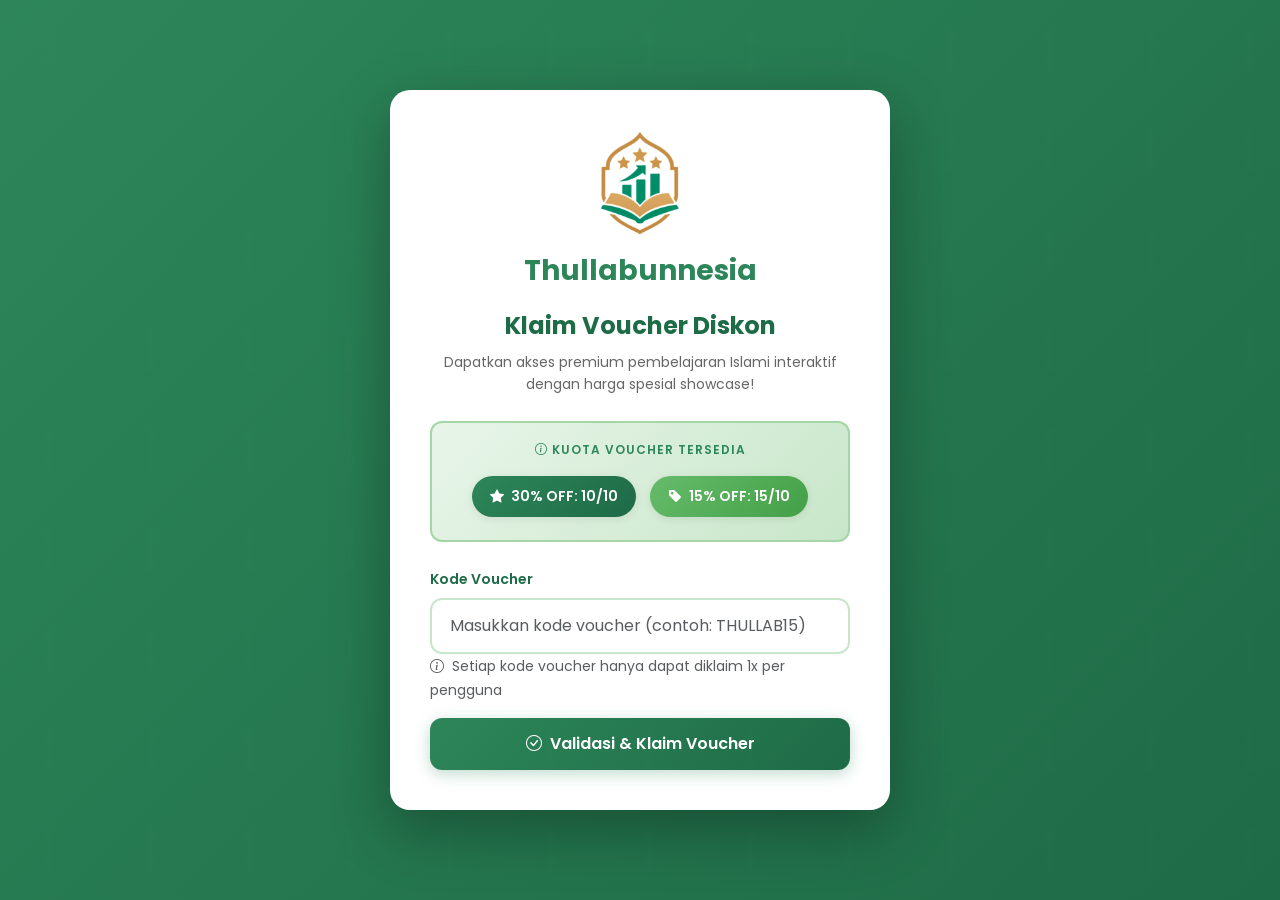
<file: klaim-voucher.html>
<!DOCTYPE html>
<html lang="en">

<head>
    <meta charset="UTF-8">
    <meta name="viewport" content="width=device-width, initial-scale=1.0">
    <title>Klaim Voucher Diskon - Thullabunnesia</title>
    <link rel="icon" href="assets/logo-thullabunnesia.png">
    <link href="https://cdn.jsdelivr.net/npm/bootstrap@5.3.8/dist/css/bootstrap.min.css" rel="stylesheet"
        integrity="sha384-sRIl4kxILFvY47J16cr9ZwB07vP4J8+LH7qKQnuqkuIAvNWLzeN8tE5YBujZqJLB" crossorigin="anonymous">
    <link rel="stylesheet" href="https://cdn.jsdelivr.net/npm/bootstrap-icons@1.11.3/font/bootstrap-icons.min.css">
    <link href="https://fonts.googleapis.com/css2?family=Poppins:wght@400;600;700&display=swap" rel="stylesheet">
    <style>
        * {
            margin: 0;
            padding: 0;
            box-sizing: border-box;
        }

        body {
            background: linear-gradient(135deg, #2d8659 0%, #1e6b47 100%);
            min-height: 100vh;
            display: flex;
            align-items: center;
            font-family: 'Poppins', sans-serif;
            padding: 20px 0;
        }

        .voucher-card {
            background: white;
            border-radius: 20px;
            box-shadow: 0 20px 60px rgba(0, 0, 0, 0.3);
            padding: 40px;
            max-width: 500px;
            margin: 20px auto;
        }

        .logo-container {
            text-align: center;
            margin-bottom: 20px;
        }

        .logo-container img {
            max-width: 80px;
            height: auto;
            margin-bottom: 15px;
        }

        .logo-container .app-name {
            font-size: 28px;
            font-weight: 700;
            color: #2d8659;
            margin-bottom: 5px;
        }

        .logo-container i {
            font-size: 60px;
            color: #2d8659;
        }

        h4 {
            color: #1e6b47;
            font-weight: 700;
            margin-bottom: 10px;
            font-size: 24px;
        }

        .subtitle {
            color: #666;
            font-size: 14px;
            margin-bottom: 25px;
            line-height: 1.6;
        }

        .quota-info {
            background: linear-gradient(135deg, #e8f5e9 0%, #c8e6c9 100%);
            border-radius: 12px;
            padding: 18px;
            margin-bottom: 25px;
            text-align: center;
            border: 2px solid #a5d6a7;
        }

        .quota-info-title {
            font-size: 12px;
            text-transform: uppercase;
            letter-spacing: 1px;
            color: #2d8659;
            font-weight: 600;
            margin-bottom: 12px;
        }

        .quota-badge {
            display: inline-block;
            background: white;
            padding: 10px 18px;
            border-radius: 25px;
            margin: 5px;
            font-weight: 600;
            font-size: 14px;
            box-shadow: 0 2px 10px rgba(0, 0, 0, 0.08);
            transition: transform 0.2s;
        }

        .quota-badge:hover {
            transform: translateY(-2px);
        }

        .quota-badge.limited {
            background: linear-gradient(135deg, #2d8659 0%, #1e6b47 100%);
            color: white;
        }

        .quota-badge.regular {
            background: linear-gradient(135deg, #66bb6a 0%, #43a047 100%);
            color: white;
        }

        .form-control {
            border: 2px solid #c8e6c9;
            border-radius: 12px;
            padding: 14px 18px;
            font-size: 16px;
            text-transform: uppercase;
            transition: all 0.3s;
            font-weight: 600;
            letter-spacing: 1px;
        }

        .form-control:focus {
            border-color: #2d8659;
            box-shadow: 0 0 0 0.2rem rgba(45, 134, 89, 0.25);
            outline: none;
        }

        .form-control::placeholder {
            text-transform: none;
            font-weight: 400;
            letter-spacing: normal;
        }

        .form-label {
            color: #1e6b47;
            font-weight: 600;
            margin-bottom: 8px;
            font-size: 14px;
        }

        .btn-primary {
            background: linear-gradient(135deg, #2d8659 0%, #1e6b47 100%);
            border: none;
            border-radius: 12px;
            padding: 14px 30px;
            font-weight: 600;
            width: 100%;
            transition: all 0.3s;
            font-size: 16px;
            box-shadow: 0 4px 15px rgba(45, 134, 89, 0.3);
        }

        .btn-primary:hover {
            background: linear-gradient(135deg, #1e6b47 0%, #155234 100%);
            transform: translateY(-2px);
            box-shadow: 0 6px 20px rgba(45, 134, 89, 0.4);
        }

        .btn-primary:active {
            transform: translateY(0);
        }

        .btn-primary:disabled {
            background: #ccc;
            cursor: not-allowed;
            transform: none;
            box-shadow: none;
        }

        .alert {
            border-radius: 12px;
            border: none;
            display: none;
            padding: 15px 20px;
            font-size: 14px;
            margin-bottom: 20px;
        }

        .alert.show {
            display: block;
            animation: slideDown 0.3s ease;
        }

        @keyframes slideDown {
            from {
                opacity: 0;
                transform: translateY(-10px);
            }

            to {
                opacity: 1;
                transform: translateY(0);
            }
        }

        .discount-badge {
            display: inline-block;
            padding: 10px 25px;
            border-radius: 50px;
            font-weight: 700;
            font-size: 28px;
            margin: 10px 0;
            box-shadow: 0 4px 15px rgba(0, 0, 0, 0.2);
        }

        .badge-15 {
            background: linear-gradient(135deg, #66bb6a 0%, #43a047 100%);
            color: white;
        }

        .badge-30 {
            background: linear-gradient(135deg, #2d8659 0%, #1e6b47 100%);
            color: white;
        }

        .activation-code {
            background: linear-gradient(135deg, #e8f5e9 0%, #c8e6c9 100%);
            border: 3px dashed #2d8659;
            border-radius: 15px;
            padding: 25px;
            margin-top: 20px;
            text-align: center;
        }

        .activation-code h5 {
            color: #1e6b47;
            font-weight: 700;
            margin-bottom: 15px;
            font-size: 18px;
        }

        .code-text {
            font-size: 22px;
            font-weight: 700;
            color: #1e6b47;
            letter-spacing: 2px;
            margin: 15px 0;
            font-family: 'Courier New', monospace;
            background: white;
            padding: 15px;
            border-radius: 10px;
            word-break: break-all;
        }

        .btn-copy {
            background: #2d8659;
            color: white;
            border: none;
            border-radius: 10px;
            padding: 12px 30px;
            font-weight: 600;
            cursor: pointer;
            transition: all 0.3s;
            font-size: 15px;
        }

        .btn-copy:hover {
            background: #1e6b47;
            transform: scale(1.05);
        }

        .price-details {
            background: linear-gradient(135deg, #e8f5e9 0%, #c8e6c9 100%);
            border-radius: 15px;
            padding: 20px;
            margin: 20px 0;
            border: 2px solid #a5d6a7;
        }

        .price-row {
            display: flex;
            justify-content: space-between;
            margin: 10px 0;
            color: #555;
            font-size: 15px;
        }

        .price-row strong {
            color: #1e6b47;
        }

        .price-row.total {
            font-size: 22px;
            font-weight: 700;
            color: #1e6b47;
            border-top: 2px solid #81c784;
            padding-top: 15px;
            margin-top: 15px;
        }

        .instructions {
            background: linear-gradient(135deg, #fff9c4 0%, #fff59d 100%);
            border-left: 5px solid #fbc02d;
            padding: 18px;
            border-radius: 10px;
            margin-top: 20px;
            font-size: 14px;
        }

        .instructions strong {
            color: #f57f17;
            display: block;
            margin-bottom: 10px;
            font-size: 15px;
        }

        .instructions ol {
            margin: 10px 0 0 0;
            padding-left: 20px;
            color: #f57f17;
        }

        .instructions li {
            margin: 8px 0;
            line-height: 1.5;
        }

        #result-section {
            display: none;
        }

        #result-section.show {
            display: block;
            animation: slideDown 0.3s ease;
        }

        .limited-badge {
            background: linear-gradient(135deg, #ffd54f 0%, #ffb300 100%);
            color: #1e6b47;
            padding: 5px 15px;
            border-radius: 20px;
            font-size: 12px;
            font-weight: 700;
            margin-left: 8px;
            display: inline-block;
            animation: pulse 2s infinite;
        }

        @keyframes pulse {

            0%,
            100% {
                transform: scale(1);
            }

            50% {
                transform: scale(1.05);
            }
        }

        .btn-outline-secondary {
            border: 2px solid #2d8659;
            color: #2d8659;
            border-radius: 12px;
            padding: 12px 30px;
            font-weight: 600;
            transition: all 0.3s;
        }

        .btn-outline-secondary:hover {
            background: #2d8659;
            color: white;
            transform: translateY(-2px);
        }

        .success-icon {
            font-size: 60px;
            color: #2d8659;
            margin: 20px 0;
            animation: checkmark 0.5s ease;
        }

        @keyframes checkmark {
            0% {
                transform: scale(0);
                opacity: 0;
            }

            50% {
                transform: scale(1.2);
            }

            100% {
                transform: scale(1);
                opacity: 1;
            }
        }

        /* Islamic Pattern Decoration */
        .islamic-decoration {
            position: fixed;
            top: 0;
            left: 0;
            width: 100%;
            height: 100%;
            pointer-events: none;
            opacity: 0.05;
            background-image:
                radial-gradient(circle at 20% 50%, transparent 30%, rgba(255, 255, 255, 0.1) 30%, rgba(255, 255, 255, 0.1) 40%, transparent 40%),
                radial-gradient(circle at 80% 50%, transparent 30%, rgba(255, 255, 255, 0.1) 30%, rgba(255, 255, 255, 0.1) 40%, transparent 40%);
            background-size: 100px 100px;
        }

        /* Responsive */
        @media (max-width: 576px) {
            .voucher-card {
                padding: 25px;
                margin: 10px;
            }

            h4 {
                font-size: 20px;
            }

            .discount-badge {
                font-size: 24px;
                padding: 8px 20px;
            }

            .code-text {
                font-size: 18px;
            }
        }
    </style>
</head>

<body>
    <!-- Islamic Pattern Background Decoration -->
    <div class="islamic-decoration"></div>

    <div class="container">
        <div class="voucher-card">
            <!-- Logo -->
            <div class="logo-container">
                <!-- <i class="bi bi-book-fill"></i> -->
                <img src="assets/logo-thullabunnesia.png" alt="">
                <div class="app-name">Thullabunnesia</div>
            </div>

            <!-- Header -->
            <h4 class="text-center">Klaim Voucher Diskon</h4>
            <p class="text-center subtitle">Dapatkan akses premium pembelajaran Islami interaktif dengan harga spesial
                showcase!</p>

            <!-- Quota Info -->
            <div class="quota-info">
                <div class="quota-info-title">
                    <i class="bi bi-info-circle me-1"></i>Kuota Voucher Tersedia
                </div>
                <div class="quota-badge limited">
                    <i class="bi bi-star-fill me-1"></i>
                    30% OFF: <span id="quota-30">10</span>/10
                </div>
                <div class="quota-badge regular">
                    <i class="bi bi-tag-fill me-1"></i>
                    15% OFF: <span id="quota-15">15</span>/10
                </div>
            </div>

            <!-- Alert Messages -->
            <div id="alert-success" class="alert alert-success" role="alert">
                <i class="bi bi-check-circle-fill me-2"></i>
                <span id="success-message"></span>
            </div>

            <div id="alert-error" class="alert alert-danger" role="alert">
                <i class="bi bi-x-circle-fill me-2"></i>
                <span id="error-message"></span>
            </div>

            <div id="alert-warning" class="alert alert-warning" role="alert">
                <i class="bi bi-exclamation-triangle-fill me-2"></i>
                <span id="warning-message"></span>
            </div>

            <!-- Form Section -->
            <div id="form-section">
                <form id="voucher-form">
                    <div class="mb-3">
                        <label for="kode-voucher" class="form-label">Kode Voucher</label>
                        <input type="text" class="form-control" id="kode-voucher"
                            placeholder="Masukkan kode voucher (contoh: THULLAB15)" required>
                        <small class="form-text text-muted">
                            <i class="bi bi-info-circle me-1"></i>
                            Setiap kode voucher hanya dapat diklaim 1x per pengguna
                        </small>
                    </div>
                    <button type="submit" class="btn btn-primary" id="submit-btn">
                        <i class="bi bi-check-circle me-2"></i>Validasi & Klaim Voucher
                    </button>
                </form>
            </div>

            <!-- Result Section -->
            <div id="result-section">
                <div class="text-center">
                    <i class="bi bi-check-circle-fill success-icon"></i>
                    <div id="discount-badge"></div>
                    <p class="mt-2 text-muted fw-bold">Voucher berhasil diklaim!</p>
                </div>

                <!-- Price Details -->
                <div class="price-details">
                    <div class="price-row">
                        <span><strong>Harga Normal</strong></span>
                        <span><strong>Rp 15.000</strong></span>
                    </div>
                    <div class="price-row">
                        <span>Diskon (<span id="discount-percent"></span>)</span>
                        <span id="discount-amount" style="color: #43a047; font-weight: 600;">- Rp 0</span>
                    </div>
                    <div class="price-row total">
                        <span>Total Bayar</span>
                        <span id="final-price">Rp 15.000</span>
                    </div>
                </div>

                <!-- Activation Code -->
                <div class="activation-code">
                    <h5><i class="bi bi-key-fill me-2"></i>Kode Aktivasi Anda</h5>
                    <div class="code-text" id="activation-code">-</div>
                    <button class="btn-copy" onclick="copyActivationCode()">
                        <i class="bi bi-clipboard me-2"></i>Copy Kode
                    </button>
                </div>

                <!-- Instructions -->
                <div class="instructions">
                    <strong><i class="bi bi-lightbulb-fill me-2"></i>Cara Menggunakan Kode Aktivasi</strong>
                    <ol>
                        <li>Copy kode aktivasi di atas dengan klik tombol "Copy Kode"</li>
                        <li>Buka aplikasi <strong>Thullabunnesia</strong></li>
                        <li>Masuk ke menu <strong>"Unlock Premium"</strong> atau <strong>"Fitur Main"</strong></li>
                        <li>Paste kode aktivasi dan klik <strong>"Aktifkan"</strong></li>
                        <li>Nikmati pembelajaran Islami interaktif tanpa batas!</li>
                    </ol>
                </div>

                <button class="btn btn-outline-secondary w-100 mt-3" onclick="resetForm()">
                    <i class="bi bi-arrow-clockwise me-2"></i>Klaim Voucher Lain
                </button>
            </div>
        </div>
    </div>

    <script src="https://cdn.jsdelivr.net/npm/bootstrap@5.3.8/dist/js/bootstrap.bundle.min.js"
        integrity="sha384-YvpcrYf0tY3lHB60NNkmXc5s9fDVZLESaAA55NDzOxhy9GkcIdslK1eN7N6jIeHz" crossorigin="anonymous">
    </script>

    <script>
        // Database voucher dengan batasan kuota
        const vouchers = {
            'THULLAB30': {
                discount: 30,
                name: 'Diskon 30%',
                valid: true,
                maxQuota: 10,
                priority: 1
            },
            'THULLAB15': {
                discount: 15,
                name: 'Diskon 15%',
                valid: true,
                maxQuota: 15,
                priority: 2
            }
        };

        const basePrice = 15000;
        const STORAGE_KEY = 'thullab_voucher_claims';

        function getVoucherClaims() {
            const stored = localStorage.getItem(STORAGE_KEY);
            if (!stored) {
                const initial = {
                    'THULLAB30': {
                        claimed: 0,
                        users: []
                    },
                    'THULLAB15': {
                        claimed: 0,
                        users: []
                    }
                };
                localStorage.setItem(STORAGE_KEY, JSON.stringify(initial));
                return initial;
            }
            return JSON.parse(stored);
        }

        function saveVoucherClaims(claims) {
            localStorage.setItem(STORAGE_KEY, JSON.stringify(claims));
        }

        function updateQuotaDisplay() {
            const claims = getVoucherClaims();
            const remaining30 = vouchers['THULLAB30'].maxQuota - claims['THULLAB30'].claimed;
            const remaining15 = vouchers['THULLAB15'].maxQuota - claims['THULLAB15'].claimed;

            document.getElementById('quota-30').textContent = remaining30;
            document.getElementById('quota-15').textContent = remaining15;

            const quota30Element = document.getElementById('quota-30').parentElement;
            const quota15Element = document.getElementById('quota-15').parentElement;

            if (remaining30 <= 3 && remaining30 > 0) {
                quota30Element.style.background = 'linear-gradient(135deg, #ffebee 0%, #ffcdd2 100%)';
                quota30Element.style.color = '#c62828';
            }
            if (remaining15 <= 3 && remaining15 > 0) {
                quota15Element.style.background = 'linear-gradient(135deg, #ffebee 0%, #ffcdd2 100%)';
                quota15Element.style.color = '#c62828';
            }
            if (remaining30 === 0) {
                quota30Element.innerHTML = '<i class="bi bi-x-circle me-1"></i>30% OFF: HABIS';
                quota30Element.style.background = '#f44336';
                quota30Element.style.color = 'white';
            }
            if (remaining15 === 0) {
                quota15Element.innerHTML = '<i class="bi bi-x-circle me-1"></i>15% OFF: HABIS';
                quota15Element.style.background = '#f44336';
                quota15Element.style.color = 'white';
            }
        }

        function getUserFingerprint() {
            const nav = navigator;
            const screen = window.screen;
            const fingerprint = `${nav.userAgent}_${screen.width}x${screen.height}_${nav.language}`;
            return btoa(fingerprint).substr(0, 20);
        }

        function hasUserClaimed(voucherCode) {
            const claims = getVoucherClaims();
            const userFingerprint = getUserFingerprint();
            return claims[voucherCode].users.includes(userFingerprint);
        }

        function isQuotaAvailable(voucherCode) {
            const claims = getVoucherClaims();
            const voucher = vouchers[voucherCode];
            return claims[voucherCode].claimed < voucher.maxQuota;
        }

        function claimVoucher(voucherCode) {
            const claims = getVoucherClaims();
            const userFingerprint = getUserFingerprint();
            claims[voucherCode].claimed++;
            claims[voucherCode].users.push(userFingerprint);
            saveVoucherClaims(claims);
            updateQuotaDisplay();
        }

        window.addEventListener('DOMContentLoaded', function () {
            updateQuotaDisplay();
            const urlParams = new URLSearchParams(window.location.search);
            const codeParam = urlParams.get('code');

            if (codeParam) {
                document.getElementById('kode-voucher').value = codeParam.toUpperCase();
                setTimeout(() => {
                    const event = new Event('submit', {
                        bubbles: true,
                        cancelable: true
                    });
                    document.getElementById('voucher-form').dispatchEvent(event);
                }, 800);
            }
        });

        document.getElementById('voucher-form').addEventListener('submit', function (e) {
            e.preventDefault();
            const voucherCode = document.getElementById('kode-voucher').value.toUpperCase().trim();
            validateVoucher(voucherCode);
        });

        document.getElementById('kode-voucher').addEventListener('input', function (e) {
            e.target.value = e.target.value.toUpperCase();
        });

        function validateVoucher(code) {
            hideAlerts();
            if (!code) {
                showError('Silakan masukkan kode voucher');
                return;
            }

            const voucher = vouchers[code];
            if (!voucher || !voucher.valid) {
                showError('Kode voucher tidak valid. Periksa kembali kode Anda.');
                return;
            }
            if (hasUserClaimed(code)) {
                showWarning(
                    'Anda sudah pernah mengklaim voucher ini sebelumnya. Setiap pengguna hanya dapat mengklaim 1x.');
                return;
            }
            if (!isQuotaAvailable(code)) {
                showError(`Maaf, kuota voucher ${voucher.name} sudah habis. Silakan coba voucher lainnya.`);
                return;
            }

            claimVoucher(code);
            showSuccess(`Selamat! Voucher ${voucher.name} berhasil diklaim!`);
            displayVoucherResult(code, voucher);
        }

        function displayVoucherResult(code, voucher) {
            document.getElementById('form-section').style.display = 'none';
            document.getElementById('result-section').classList.add('show');

            const badgeClass = voucher.discount === 15 ? 'badge-15' : 'badge-30';
            let badgeHTML = `<span class="discount-badge ${badgeClass}">${voucher.discount}% OFF</span>`;

            if (voucher.priority === 1) {
                badgeHTML += '<span class="limited-badge"><i class="bi bi-star-fill me-1"></i>LIMITED</span>';
            }

            document.getElementById('discount-badge').innerHTML = badgeHTML;

            const discountAmount = basePrice * (voucher.discount / 100);
            const finalPrice = basePrice - discountAmount;

            document.getElementById('discount-percent').textContent = `${voucher.discount}%`;
            document.getElementById('discount-amount').textContent = `- Rp ${discountAmount.toLocaleString('id-ID')}`;
            document.getElementById('final-price').textContent = `Rp ${finalPrice.toLocaleString('id-ID')}`;

            const activationCode = generateActivationCode(code);
            document.getElementById('activation-code').textContent = activationCode;
        }

        function generateActivationCode(voucherCode) {
            const timestamp = Date.now().toString(36).toUpperCase();
            const random = Math.random().toString(36).substr(2, 4).toUpperCase();
            return `ACT-${voucherCode}-${timestamp}-${random}`;
        }

        function copyActivationCode() {
            const codeText = document.getElementById('activation-code').textContent;
            navigator.clipboard.writeText(codeText).then(function () {
                const btn = event.target.closest('.btn-copy');
                const originalText = btn.innerHTML;
                btn.innerHTML = '<i class="bi bi-check-lg me-2"></i>Tersalin!';
                btn.style.background = '#28a745';

                setTimeout(() => {
                    btn.innerHTML = originalText;
                    btn.style.background = '#2d8659';
                }, 2000);
            }).catch(function (err) {
                alert('Gagal menyalin. Silakan copy manual.');
            });
        }

        function resetForm() {
            document.getElementById('form-section').style.display = 'block';
            document.getElementById('result-section').classList.remove('show');
            document.getElementById('voucher-form').reset();
            hideAlerts();
            updateQuotaDisplay();
        }

        function showSuccess(message) {
            const alert = document.getElementById('alert-success');
            document.getElementById('success-message').textContent = message;
            alert.classList.add('show');
        }

        function showError(message) {
            const alert = document.getElementById('alert-error');
            document.getElementById('error-message').textContent = message;
            alert.classList.add('show');
        }

        function showWarning(message) {
            const alert = document.getElementById('alert-warning');
            document.getElementById('warning-message').textContent = message;
            alert.classList.add('show');
        }

        function hideAlerts() {
            document.getElementById('alert-success').classList.remove('show');
            document.getElementById('alert-error').classList.remove('show');
            document.getElementById('alert-warning').classList.remove('show');
        }

        function resetAllQuotas() {
            if (confirm('Reset semua kuota voucher? Ini akan menghapus semua data klaim.')) {
                localStorage.removeItem(STORAGE_KEY);
                updateQuotaDisplay();
                alert('Kuota berhasil direset!');
                location.reload();
            }
        }
    </script>
</body>

</html>
</file>
<file: style.css>
body {
    margin: 0;
    padding: 0;
    font-family: 'Poppins', sans-serif;
    /* font-weight: 500;
    font-size: 16px; */
    /* 
    font-family: system-ui, -apple-system, BlinkMacSystemFont, 'Segoe UI', Roboto, Oxygen, Ubuntu, Cantarell, 'Open Sans', 'Helvetica Neue', sans-serif; */
}

nav {
    height: 80px;
}

.navbar-nav .nav-link {
    font-family: 'Poppins', sans-serif;
    font-weight: 500;
    font-size: 16px;
    padding-left: 1.2rem;
    /* tambah jarak kiri */
    padding-right: 1.2rem;
    /* tambah jarak kanan */
    transition: background-color 0.3s ease;
}

:root {
    --brand-green: #018D68;
    --soft-green: #E9FFEF;
}

.hero-shell {
    background: var(--soft-green);
    border-radius: 28px;
    padding: 16px;
}

.hero-card {
    position: relative;
    border-radius: 22px;
    overflow: hidden;
    min-height: 500px;
    /* min-width: ; */
    display: flex;
    align-items: center;
    /* gambar background di-set per slide via style background-image */
    background-size: cover;
    background-position: center;
    background-repeat: no-repeat;
    box-shadow: 0 8px 28px rgba(0, 0, 0, .08);
}

.hero-overlay {
    position: absolute;
    inset: 0;
    /* gradasi agar teks terbaca di atas gambar */
    background: linear-gradient(90deg, rgba(0, 0, 0, .45) 0%, rgba(0, 0, 0, .20) 50%, rgba(0, 0, 0, 0) 100%);
}

.hero-content {
    position: relative;
    z-index: 1;
    color: #fff;
    max-width: 720px;
}

.hero-title {
    font-family: "Concert One", sans-serif;
    /* font-weight: 400; */
    font-style: normal;
    font-weight: 800;
    line-height: 1.3;
}

.download-btn {
    font-family: "Poppins", sans-serif;
    font-weight: 300;
    font-style: normal;
    background: var(--brand-green);
    border: none;
    border-radius: 999px;
    padding: .9rem 1.4rem;
    font-weight: 700;
}

.download-btn:hover {
    filter: brightness(.95);
}

/* Heading / Judul konten */

h3 {
    font-family: 'Poppins', sans-serif;
    font-weight: 700;
    font-size: 35px;
}

h3 .tentang-kami {
    font-family: 'Poppins', sans-serif;
    font-weight: 700;
    font-size: 36px;
}

h4 {
    font-family: 'Poppins', sans-serif;
    font-weight: 600;
    font-size: 20px;
}

.deskripsi-thullabunnesia {
    font-family: 'Inter', sans-serif;
    font-weight: 400;
    font-size: 16px;
    line-height: 1.6;
}

h5 {
    font-family: 'Poppins', sans-serif;
    font-weight: 600;
    font-size: 24px;
}

.deskripsi-layanan-kami {
    font-family: 'Inter', sans-serif;
    font-weight: 400;
    font-size: 16px;
}

.link-lihat-selengkapnya {
    font-family: 'Inter', sans-serif;
    font-weight: 500;
    font-size: 14px;
}

/* Mitra */

.partner-card {
    transition: box-shadow 0.3s ease;
    background: #fff;
    border: 2px solid #198754;
    /* warna hijau Bootstrap dark */
    box-sizing: border-box;
}

.partner-card:hover {
    box-shadow: 0 10px 25px rgba(0, 0, 0, 0.15);
    border-color: #14532d;
}

/* Untuk kotak bg gelap agar border lebih kontras */
.partner-card.bg-dark {
    background-color: #134e4a !important;
    border-color: #86efac;
}

.partner-card.bg-dark:hover {
    border-color: #4ade80;
    box-shadow: 0 7px 20px rgba(0, 0, 0, 0.45);
}

.partner-card img {
    max-height: 100px;
    object-fit: contain;
    transition: transform 0.3s ease;
}

.partner-card:hover img {
    transform: scale(1.05);
}


/* Footer */

footer {
    width: 100vw;
    margin: 0 !important;
    padding: 0 !important;
    background: #198754 !important;
    border-left: 0 !important;
    border-right: 0 !important;
}

.col-12.text-center.border-top.pt-2 {
    margin-top: 0 !important;
    padding-top: 0.5rem !important;
    padding-bottom: 0.5rem !important;
    background-color: #198754 !important;
    border-color: rgba(255, 255, 255, 0.15) !important;
}

.copyright-footer {
    margin-top: 0 !important;
    margin-bottom: 0 !important;
    padding: 0 !important;
}

.footer-logo-img {
    max-height: 40px;
    min-width: 40px;
    width: auto;
    vertical-align: middle;
}

footer .fa-2x {
    font-size: 1.8rem;
    vertical-align: middle;
    border-bottom: none !important;
}

.footer-social-link {
    border-bottom: none !important;
    outline: none !important;
}

@media (max-width: 991.98px) {
    footer .border-start {
        border-left: none !important;
        border-top: 1px solid rgba(255, 255, 255, 0.18);
        padding-top: 1.5rem;
        margin-top: 1.5rem;
    }

    .footer-logo-img {
        max-height: 34px;
        min-width: 34px;
    }

    .copyright-footer {
        font-size: 1rem;
    }

    /* Konten kanan jadi vertikal */
    .row.g-0.align-items-center>.col-12 {
        text-align: center !important;
        justify-content: center !important;
        margin-left: 0 !important;
        margin-right: 0 !important;
    }

    .row.g-0.align-items-center>.col-12.mt-md-0 {
        margin-top: 1.25rem !important;
    }

    .row.g-0.align-items-center>.col-12>.ms-md-3 {
        margin-left: 0 !important;
    }

    .row.g-0.align-items-center>.col-12>.d-flex.ms-md-3 {
        margin-left: 0 !important;
    }
}

@media (max-width: 767.98px) {
    .navbar-nav .nav-link {
        background-color: #f8f9fa !important;
        /* bg-light solid */
        color: #343a40 !important;
        border-radius: 0.6rem;
        /* margin-bottom: 0.4rem; */
        box-shadow: 0 1px 8px rgba(33, 43, 54, 0.04);
    }

    .nav-item.dropdown .nav-link.bg-success {
        background-color: #198754 !important;
        /* tetap hijau solid */
        color: #fff !important;
        border-radius: 2rem;
        /* button */
        /* margin-bottom: 0.4rem; */
        box-shadow: 0 2px 12px rgba(33, 43, 54, 0.05);
    }

    /* Dropdown (submenu) agar tidak transparan juga di mobile */
    .navbar-nav .dropdown-menu {
        background-color: #fff !important;
        border-radius: 0.7rem;
        box-shadow: 0 4px 22px rgba(33, 43, 54, 0.08);
    }

}

.footer-logo-img {
    max-height: 28px;
    min-width: 28px;
}

.copyright-footer {
    font-size: 0.95rem;
}
</file>
